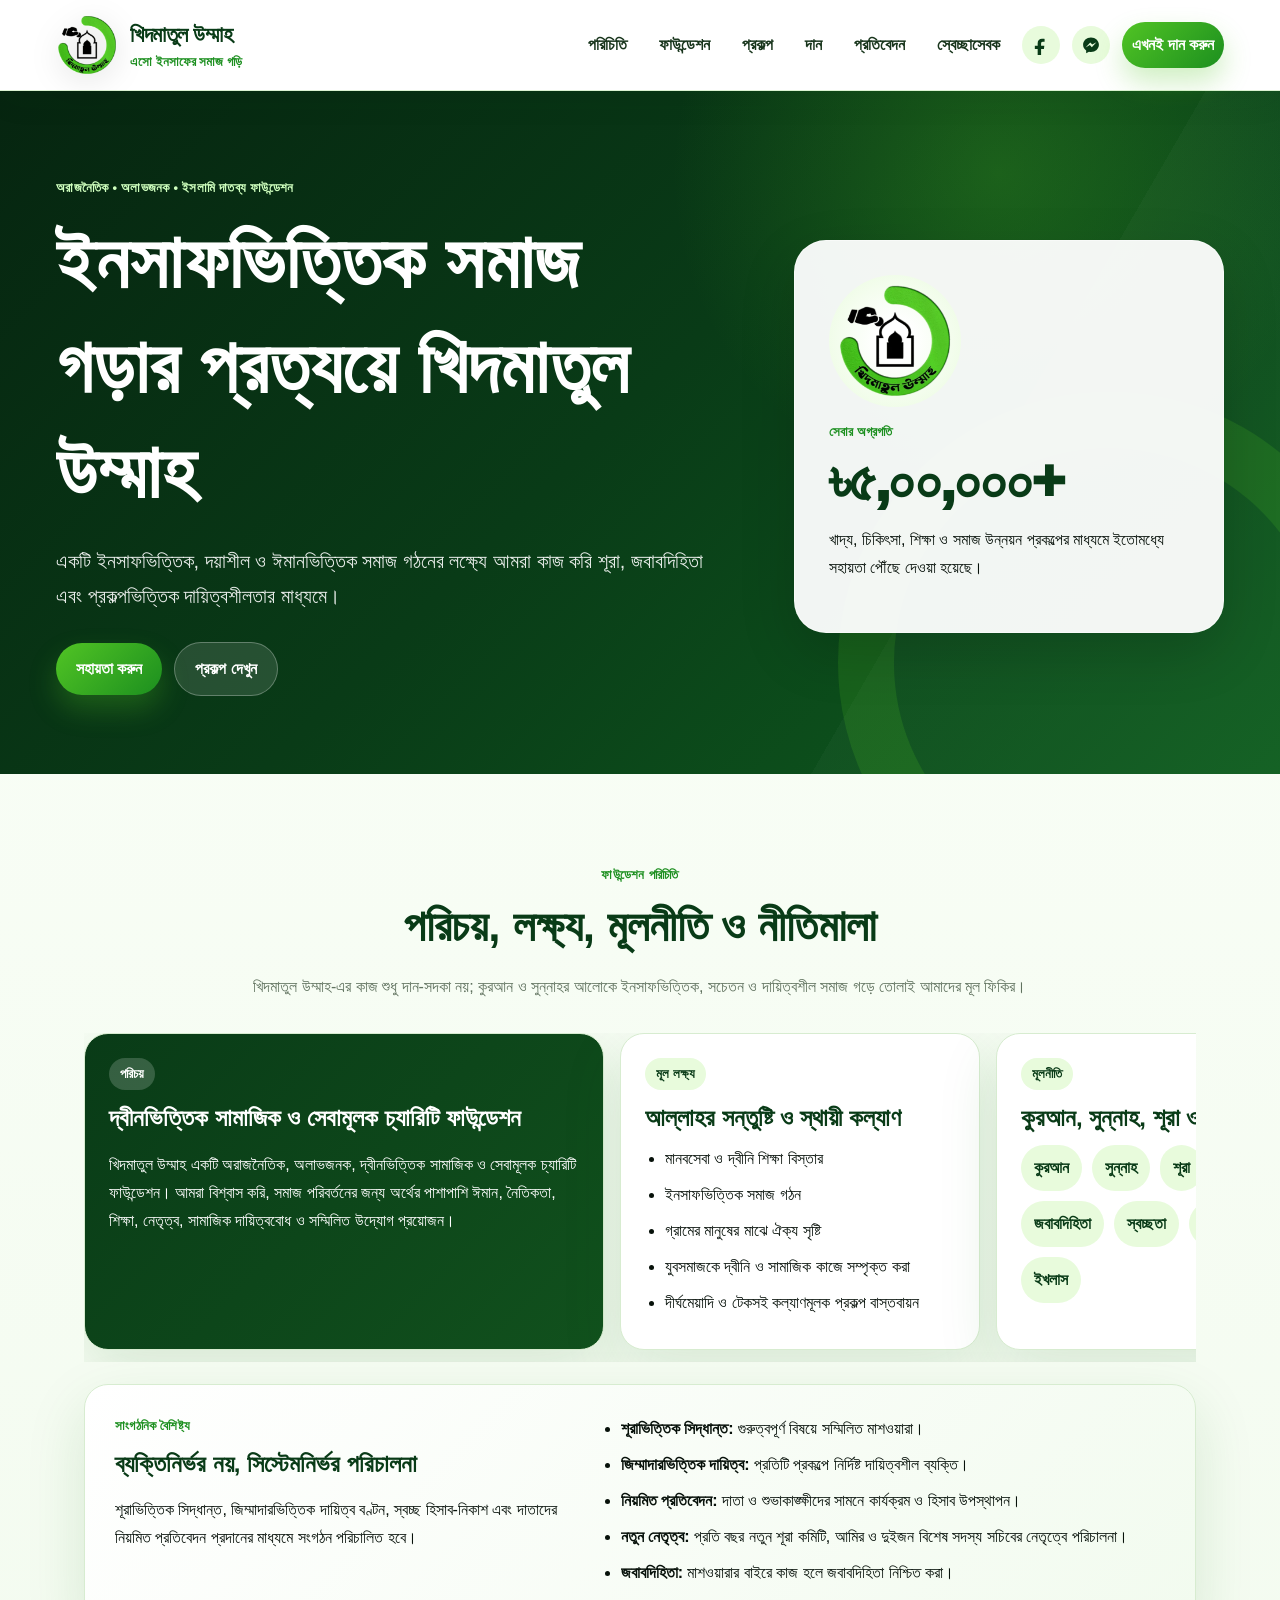
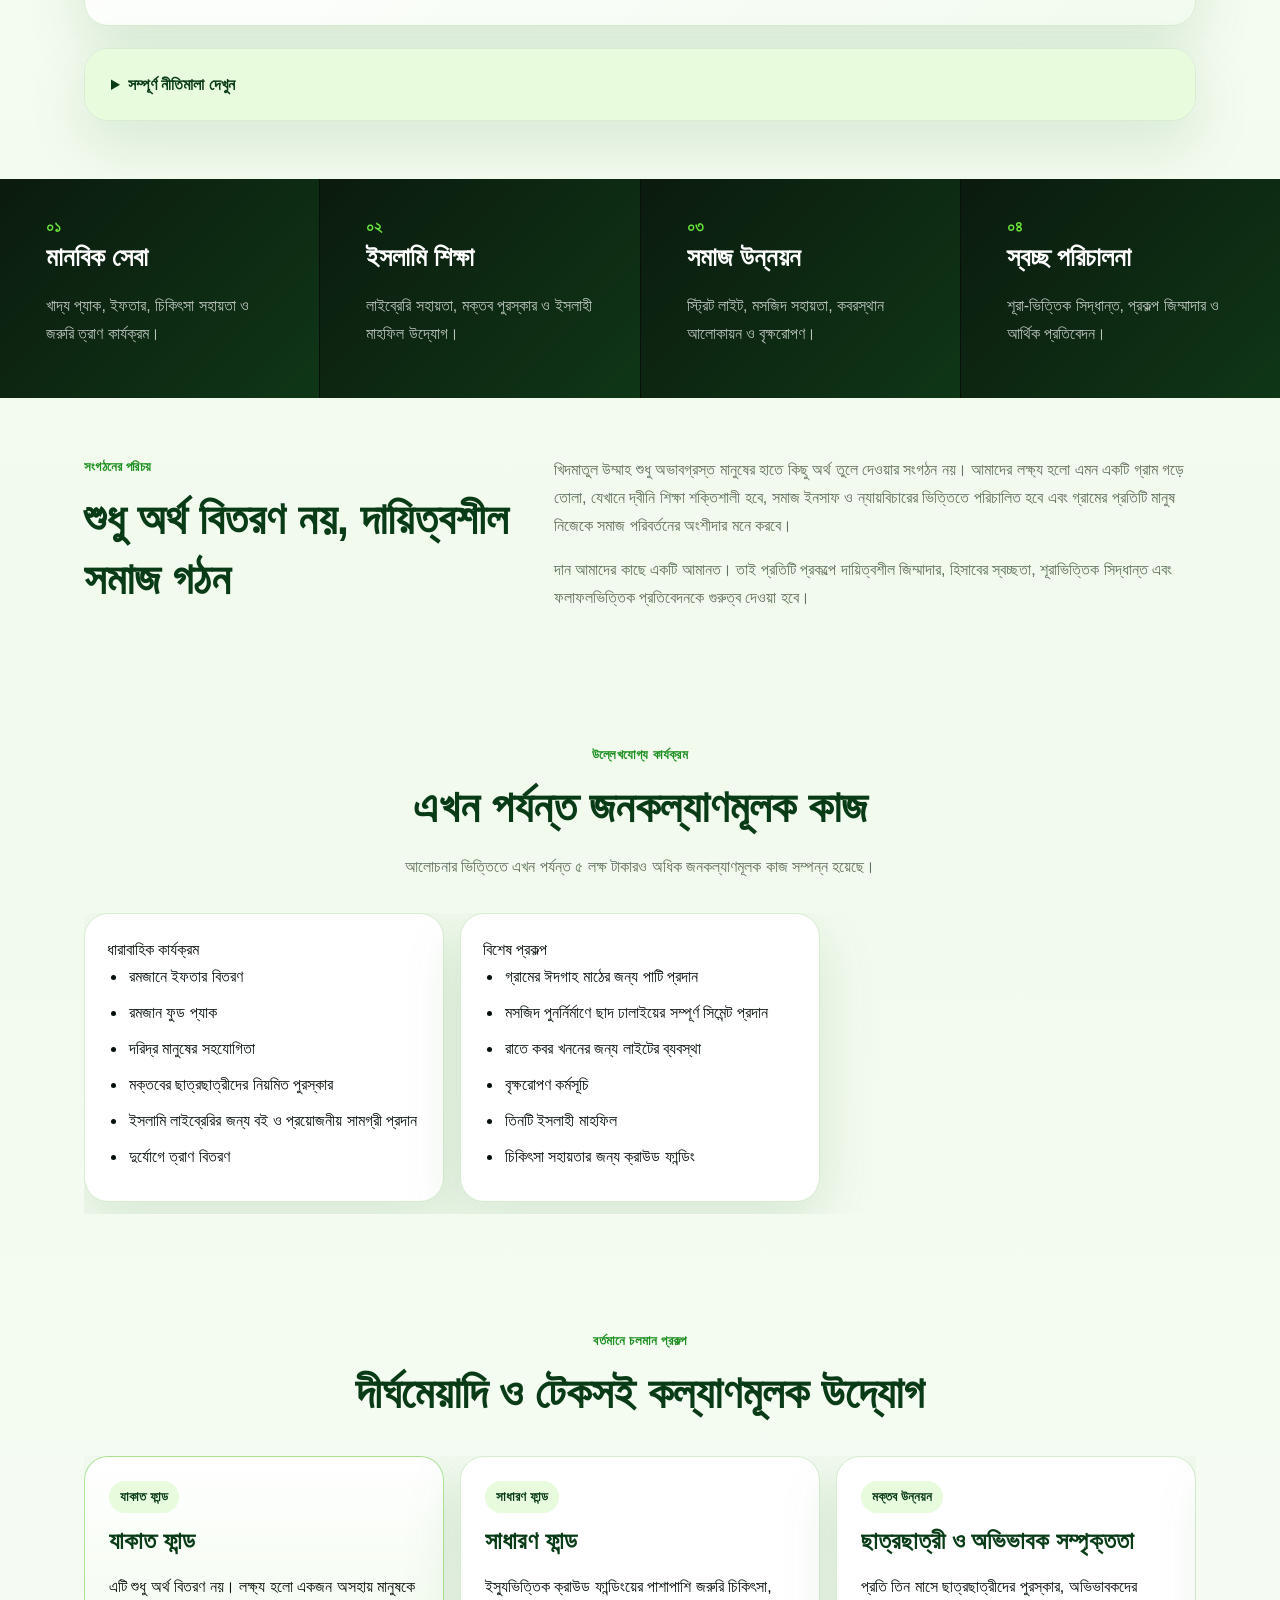
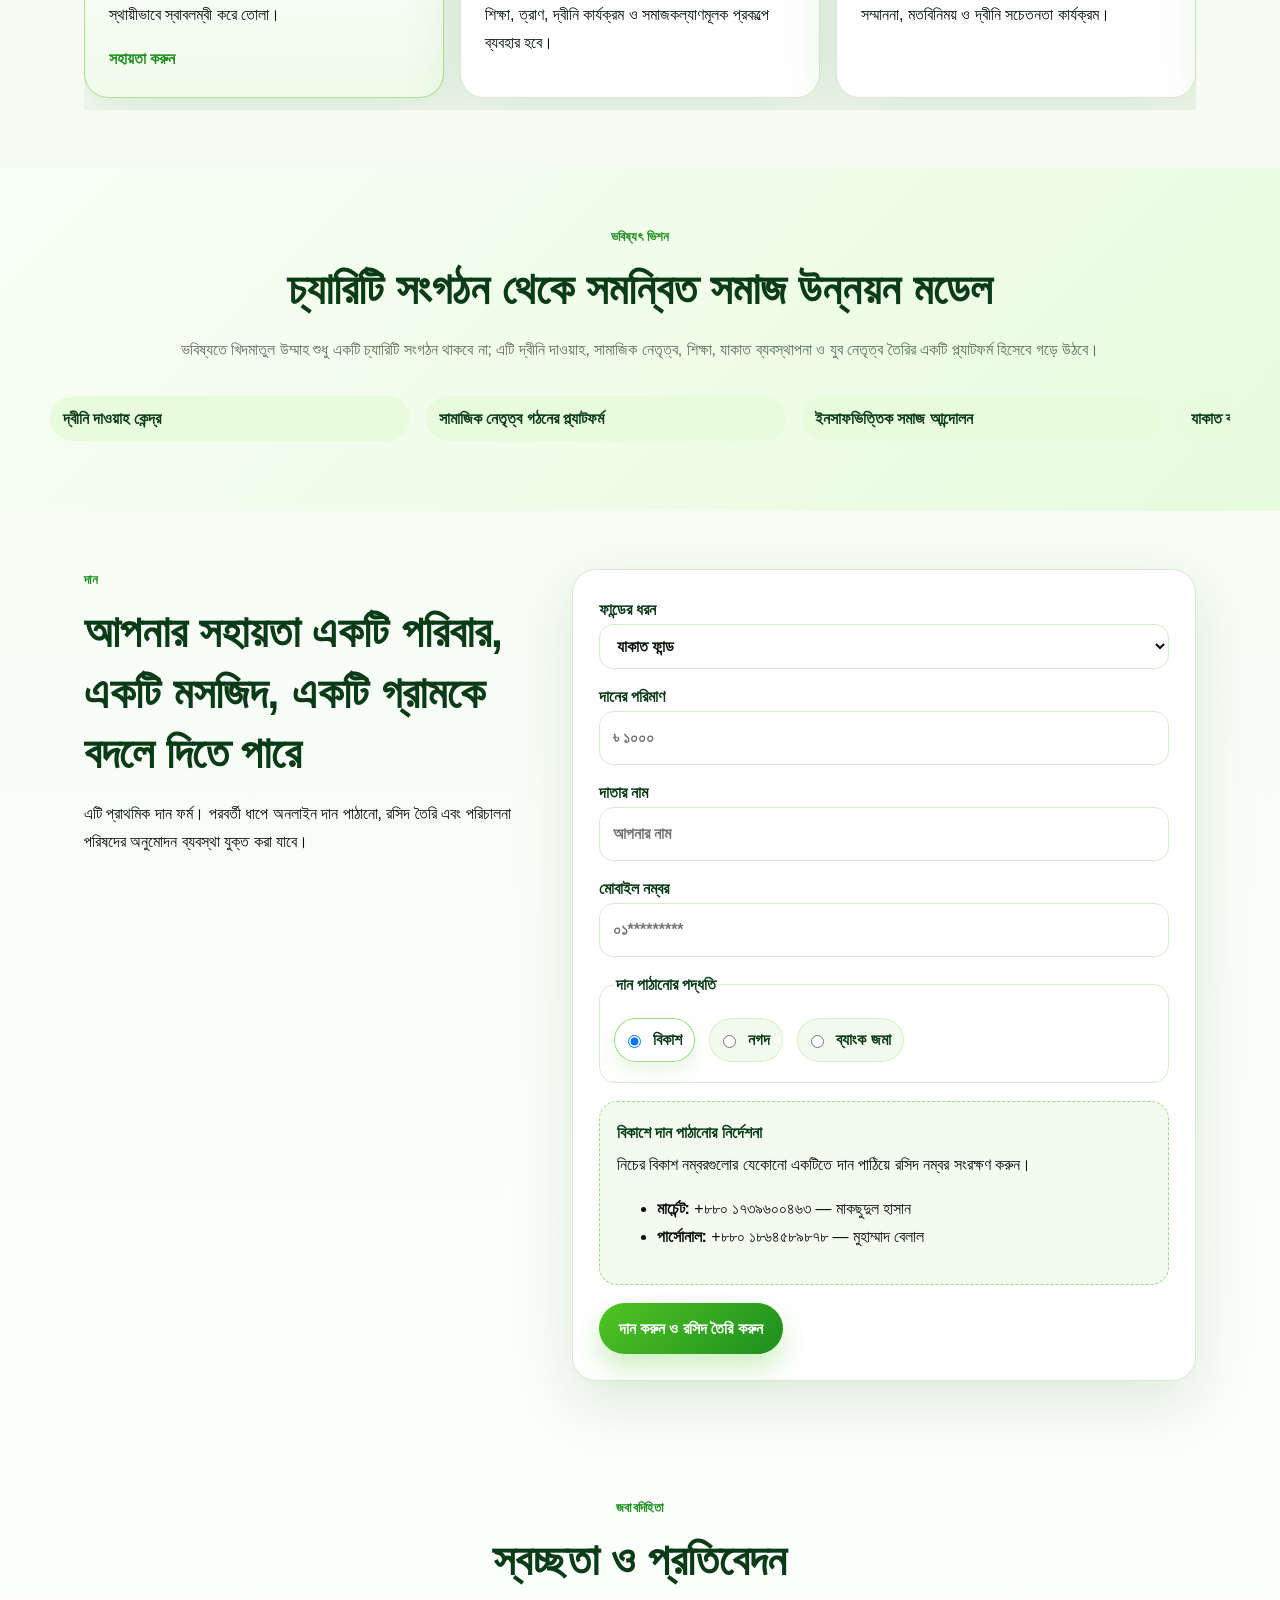
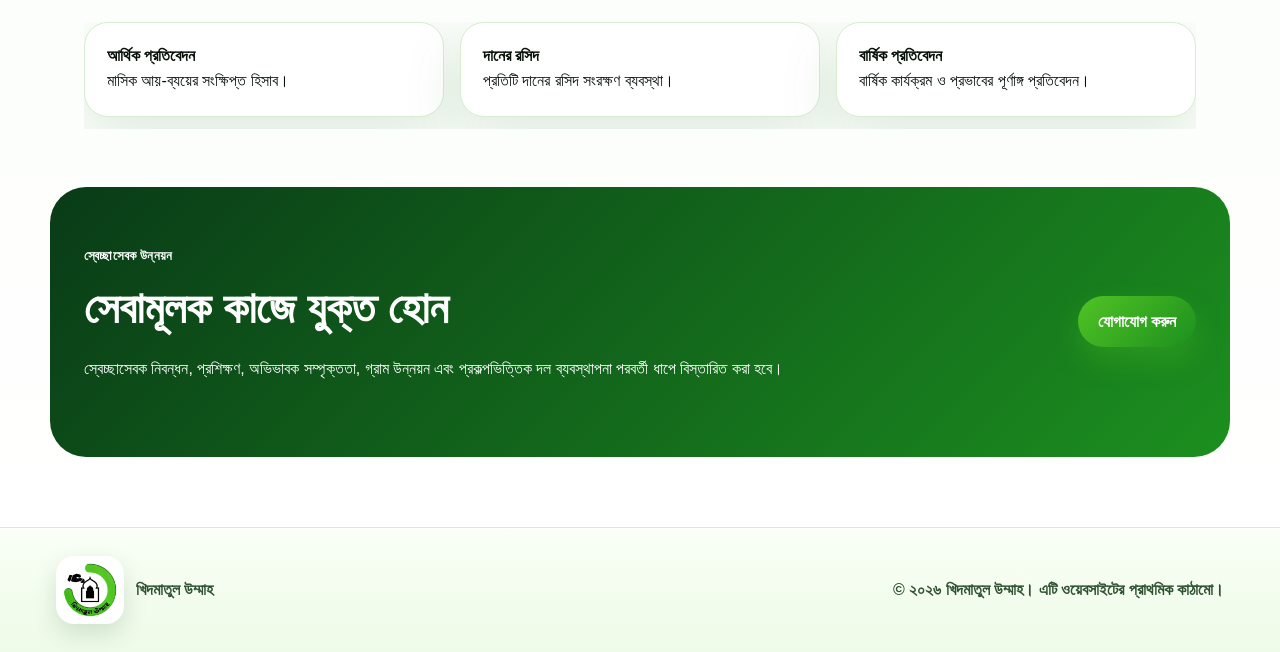
<file: original_index_received.html>
﻿<!doctype html>
<html lang="bn">
<head>
  <meta charset="utf-8">
  <meta name="viewport" content="width=device-width, initial-scale=1">
  <title>খিদমাতুল উম্মাহ | এসো ইনসাফের সমাজ গড়ি</title>
  <meta name="description" content="খিদমাতুল উম্মাহ একটি অরাজনৈতিক, অলাভজনক ইসলামি দাতব্য ফাউন্ডেশন।">
  <link rel="stylesheet" href="styles.css">
</head>
<body>
  <header class="site-header">
    <a class="brand" href="#home" aria-label="খিদমাতুল উম্মাহ হোম">
      <img src="assets/khidmatul-ummah-official-logo-transparent.png" alt="খিদমাতুল উম্মাহ অফিসিয়াল লোগো">
      <span>
        <strong>খিদমাতুল উম্মাহ</strong>
        <small>এসো ইনসাফের সমাজ গড়ি</small>
      </span>
    </a>
    <button class="menu-toggle" type="button" aria-expanded="false" aria-controls="site-nav">☰</button>
    <nav id="site-nav" class="site-nav" aria-label="প্রধান নেভিগেশন">
      <a href="#about">পরিচিতি</a>
      <a href="#foundation">ফাউন্ডেশন</a>
      <a href="#projects">প্রকল্প</a>
      <a href="#donate">দান</a>
      <a href="#reports">প্রতিবেদন</a>
      <a href="#volunteer">স্বেচ্ছাসেবক</a>
      <a class="social-link facebook" href="https://www.facebook.com/share/1BSDgkgpYw/" target="_blank" rel="noopener noreferrer" aria-label="ফেসবুক পেজ">
        <svg aria-hidden="true" viewBox="0 0 24 24"><path d="M14.2 8.1h2.1V4.8c-.4-.1-1.7-.2-3.1-.2-3.1 0-5.2 1.9-5.2 5.4v3H4.6v3.7H8v9.1h4.1v-9.1h3.4l.5-3.7h-3.9v-2.6c0-1.1.3-2.3 2.1-2.3Z"/></svg>
      </a>
      <a class="social-link messenger" href="https://m.me/j/AbZQ4gKHfIC8Ln7o/?send_source=gc%3Acopy_invite_link_t" target="_blank" rel="noopener noreferrer" aria-label="মেসেঞ্জার গ্রুপ">
        <svg aria-hidden="true" viewBox="0 0 24 24"><path d="M12 3C6.7 3 2.5 6.8 2.5 11.7c0 2.8 1.4 5.2 3.7 6.8V22l3.4-1.9c.8.2 1.6.3 2.4.3 5.3 0 9.5-3.8 9.5-8.7S17.3 3 12 3Zm1 11.6-2.4-2.5-5.1 2.8 5.6-6 2.4 2.5 5-2.8-5.5 6Z"/></svg>
      </a>
      <a class="nav-cta" href="#donate">এখনই দান করুন</a>
    </nav>
  </header>

  <main>
    <section id="home" class="hero">
      <div class="hero-bg" aria-hidden="true"></div>
      <div class="hero-content">
        <p class="eyebrow">অরাজনৈতিক • অলাভজনক • ইসলামি দাতব্য ফাউন্ডেশন</p>
        <h1>ইনসাফভিত্তিক সমাজ গড়ার প্রত্যয়ে খিদমাতুল উম্মাহ</h1>
        <p class="hero-copy">একটি ইনসাফভিত্তিক, দয়াশীল ও ঈমানভিত্তিক সমাজ গঠনের লক্ষ্যে আমরা কাজ করি শূরা, জবাবদিহিতা এবং প্রকল্পভিত্তিক দায়িত্বশীলতার মাধ্যমে।</p>
        <div class="hero-actions">
          <a class="btn primary" href="#donate">সহায়তা করুন</a>
          <a class="btn ghost" href="#projects">প্রকল্প দেখুন</a>
        </div>
      </div>
      <aside class="hero-panel" aria-label="প্রভাবের সংক্ষিপ্ত বিবরণ">
        <div class="hero-panel-logo">
          <img src="assets/khidmatul-ummah-official-logo-transparent.png" alt="">
        </div>
        <div>
          <small>সেবার অগ্রগতি</small>
        <span class="stat">৳৫,০০,০০০+</span>
          <p>খাদ্য, চিকিৎসা, শিক্ষা ও সমাজ উন্নয়ন প্রকল্পের মাধ্যমে ইতোমধ্যে সহায়তা পৌঁছে দেওয়া হয়েছে।</p>
        </div>
      </aside>
    </section>

    <section id="foundation" class="section foundation-section">
      <div class="section-heading foundation-heading">
        <p class="eyebrow">ফাউন্ডেশন পরিচিতি</p>
        <h2>পরিচয়, লক্ষ্য, মূলনীতি ও নীতিমালা</h2>
        <p>খিদমাতুল উম্মাহ-এর কাজ শুধু দান-সদকা নয়; কুরআন ও সুন্নাহর আলোকে ইনসাফভিত্তিক, সচেতন ও দায়িত্বশীল সমাজ গড়ে তোলাই আমাদের মূল ফিকির।</p>
      </div>

      <div class="foundation-grid">
        <article class="foundation-card lead-card">
          <span>পরিচয়</span>
          <h3>দ্বীনভিত্তিক সামাজিক ও সেবামূলক চ্যারিটি ফাউন্ডেশন</h3>
          <p>খিদমাতুল উম্মাহ একটি অরাজনৈতিক, অলাভজনক, দ্বীনভিত্তিক সামাজিক ও সেবামূলক চ্যারিটি ফাউন্ডেশন। আমরা বিশ্বাস করি, সমাজ পরিবর্তনের জন্য অর্থের পাশাপাশি ঈমান, নৈতিকতা, শিক্ষা, নেতৃত্ব, সামাজিক দায়িত্ববোধ ও সম্মিলিত উদ্যোগ প্রয়োজন।</p>
        </article>
        <article class="foundation-card">
          <span>মূল লক্ষ্য</span>
          <h3>আল্লাহর সন্তুষ্টি ও স্থায়ী কল্যাণ</h3>
          <ul class="compact-list">
            <li>মানবসেবা ও দ্বীনি শিক্ষা বিস্তার</li>
            <li>ইনসাফভিত্তিক সমাজ গঠন</li>
            <li>গ্রামের মানুষের মাঝে ঐক্য সৃষ্টি</li>
            <li>যুবসমাজকে দ্বীনি ও সামাজিক কাজে সম্পৃক্ত করা</li>
            <li>দীর্ঘমেয়াদি ও টেকসই কল্যাণমূলক প্রকল্প বাস্তবায়ন</li>
          </ul>
        </article>
        <article class="foundation-card">
          <span>মূলনীতি</span>
          <h3>কুরআন, সুন্নাহ, শূরা ও আমানতদারিতা</h3>
          <ul class="tag-list">
            <li>কুরআন</li>
            <li>সুন্নাহ</li>
            <li>শূরা</li>
            <li>আমানতদারিতা</li>
            <li>জবাবদিহিতা</li>
            <li>স্বচ্ছতা</li>
            <li>ইনসাফ</li>
            <li>ঐক্য</li>
            <li>ইখলাস</li>
          </ul>
        </article>
        <article class="foundation-card">
          <span>মূল দর্শন</span>
          <h3>সমাজ পরিবর্তনে সবাই অংশীদার</h3>
          <p>আমাদের লক্ষ্য এমন একটি গ্রাম গড়ে তোলা, যেখানে দ্বীনি শিক্ষা শক্তিশালী হবে, সমাজ ইনসাফ ও ন্যায়বিচারে পরিচালিত হবে, যুবকরা মানবসেবায় অগ্রণী ভূমিকা পালন করবে এবং দান হবে আমানতদারিতার সঙ্গে।</p>
        </article>
      </div>

      <div class="structure-panel">
        <div>
          <p class="eyebrow">সাংগঠনিক বৈশিষ্ট্য</p>
          <h3>ব্যক্তিনির্ভর নয়, সিস্টেমনির্ভর পরিচালনা</h3>
          <p>শূরাভিত্তিক সিদ্ধান্ত, জিম্মাদারভিত্তিক দায়িত্ব বণ্টন, স্বচ্ছ হিসাব-নিকাশ এবং দাতাদের নিয়মিত প্রতিবেদন প্রদানের মাধ্যমে সংগঠন পরিচালিত হবে।</p>
        </div>
        <ul class="principle-list">
          <li><strong>শূরাভিত্তিক সিদ্ধান্ত:</strong> গুরুত্বপূর্ণ বিষয়ে সম্মিলিত মাশওয়ারা।</li>
          <li><strong>জিম্মাদারভিত্তিক দায়িত্ব:</strong> প্রতিটি প্রকল্পে নির্দিষ্ট দায়িত্বশীল ব্যক্তি।</li>
          <li><strong>নিয়মিত প্রতিবেদন:</strong> দাতা ও শুভাকাঙ্ক্ষীদের সামনে কার্যক্রম ও হিসাব উপস্থাপন।</li>
          <li><strong>নতুন নেতৃত্ব:</strong> প্রতি বছর নতুন শূরা কমিটি, আমির ও দুইজন বিশেষ সদস্য সচিবের নেতৃত্বে পরিচালনা।</li>
          <li><strong>জবাবদিহিতা:</strong> মাশওয়ারার বাইরে কাজ হলে জবাবদিহিতা নিশ্চিত করা।</li>
        </ul>
      </div>

      <details class="policy-details">
        <summary>সম্পূর্ণ নীতিমালা দেখুন</summary>
        <div class="policy-document">
          <div class="policy-title-block">
            <p>بِسْمِ اللّٰهِ الرَّحْمٰنِ الرَّحِيْمِ</p>
            <h3>খিদমাতুল উম্মাহ সাংগঠনিক নীতিমালা ও পরিচালনা বিধি</h3>
          </div>

          <article>
            <h4>ভূমিকা</h4>
            <p>খিদমাতুল উম্মাহ একটি অরাজনৈতিক, অলাভজনক, দ্বীনভিত্তিক সামাজিক ও সেবামূলক সংগঠন। আল্লাহ তাআলার সন্তুষ্টি অর্জন, মানবকল্যাণ, দ্বীনি চেতনার বিকাশ, ইনসাফভিত্তিক সমাজ প্রতিষ্ঠা এবং অসহায় মানুষের পাশে দাঁড়ানোর লক্ষ্যকে সামনে রেখে এই সংগঠন পরিচালিত হবে।</p>
            <p>সংগঠনের সকল কার্যক্রম কুরআন, সুন্নাহ, ইজমা ও উম্মাহর গ্রহণযোগ্য ইসলামী আদর্শের আলোকে পরিচালিত হবে। পারস্পরিক পরামর্শ, আমানতদারিতা, জবাবদিহিতা, ভ্রাতৃত্ব, ঐক্য এবং ইনসাফ হবে সংগঠনের মূল ভিত্তি।</p>
          </article>

          <article>
            <h4>অধ্যায় ১: সাংগঠনিক কাঠামো</h4>
            <h5>ধারা ১: প্রতিষ্ঠাতা সদস্য</h5>
            <ol>
              <li>খিদমাতুল উম্মাহ-এর সকল ফাউন্ডিং মেম্বার বা প্রতিষ্ঠাতা সদস্য স্থায়ী শূরা সদস্য হিসেবে গণ্য হবেন।</li>
              <li>প্রতিষ্ঠাতা সদস্যগণ সংগঠনের আদর্শ, লক্ষ্য ও নীতিমালা সংরক্ষণ এবং ভবিষ্যৎ নেতৃত্ব গঠনে গুরুত্বপূর্ণ ভূমিকা পালন করবেন।</li>
            </ol>
            <h5>ধারা ২: শূরা কমিটি</h5>
            <ol>
              <li>শূরা কমিটি সংগঠনের সর্বোচ্চ নীতিনির্ধারণী পরিষদ হিসেবে বিবেচিত হবে।</li>
              <li>সংগঠনের ছোট-বড় সকল গুরুত্বপূর্ণ সিদ্ধান্ত শূরা কমিটির পরামর্শ ও ফায়সালার মাধ্যমে গৃহীত হবে।</li>
              <li>প্রয়োজন অনুযায়ী যোগ্য, দ্বীনদার, ফিকিরবান ও দায়িত্বশীল ব্যক্তিকে শূরা কমিটিতে অন্তর্ভুক্ত করা যেতে পারে।</li>
              <li>প্রতি বছর নির্ধারিত সময়ে শূরা কমিটি পুনর্গঠন করা হবে।</li>
              <li>পূর্ণাঙ্গ শূরা কমিটি ১০-২০ জন সদস্য নিয়ে গঠিত হবে।</li>
            </ol>
            <h5>ধারা ৩: আমির ও বিশেষ সদস্য</h5>
            <ol>
              <li>প্রতি বছর শূরা কমিটির মাধ্যমে একজন আমির বা কেন্দ্রীয় জিম্মাদার নির্বাচন করা হবে।</li>
              <li>আমিরের সহযোগিতার জন্য দুইজন বিশেষ সদস্য বা সচিব নির্বাচিত করা হবে।</li>
              <li>বাকি সদস্যগণ শূরা সদস্য হিসেবে দায়িত্ব পালন করবেন।</li>
              <li>আমির সংগঠনের সার্বিক তত্ত্বাবধান, সমন্বয় ও পরিচালনার দায়িত্ব পালন করবেন।</li>
            </ol>
            <h5>ধারা ৪: সাধারণ সদস্য</h5>
            <ol>
              <li>চালা গ্রামের সকল বাসিন্দা এবং খিদমাতুল উম্মাহ-এর সকল দাতা ও শুভাকাঙ্ক্ষী সংগঠনের সাধারণ সদস্য হিসেবে বিবেচিত হবেন।</li>
              <li>সাধারণ সদস্যগণ সংগঠনের কার্যক্রমে অংশগ্রহণ, পরামর্শ প্রদান, স্বেচ্ছাসেবামূলক কাজে সহযোগিতা এবং গঠনমূলক মতামত প্রদানের অধিকার রাখবেন।</li>
              <li>সাধারণ সদস্যগণ শূরা কমিটির সদস্য না হলেও সংগঠনের কল্যাণমূলক কার্যক্রমে সহযোগী ও অংশীদার হিসেবে বিবেচিত হবেন।</li>
              <li>সংগঠনের মতবিনিময় সভা, উন্মুক্ত আলোচনা ও পরামর্শমূলক কার্যক্রমে সাধারণ সদস্যদের মতামত গুরুত্বের সাথে বিবেচনা করা হবে।</li>
              <li>সাধারণ সদস্যদের মধ্য থেকে যোগ্যতা, আমানতদারিতা, দ্বীনদারিতা, সক্রিয়তা ও সাংগঠনিক প্রয়োজনের ভিত্তিতে শূরা কমিটি বা বিভিন্ন দায়িত্বে অন্তর্ভুক্ত করা যেতে পারে।</li>
            </ol>
            <h5>ধারা ৫: দাতা ও শুভাকাঙ্ক্ষীদের অধিকার</h5>
            <ol>
              <li>সংগঠনের দাতা ও শুভাকাঙ্ক্ষীগণ নির্ধারিত সময়ে সংগঠনের কার্যক্রম ও আর্থিক প্রতিবেদন জানার অধিকার রাখবেন।</li>
              <li>স্বচ্ছতা ও জবাবদিহিতা নিশ্চিত করার লক্ষ্যে গুরুত্বপূর্ণ প্রকল্পসমূহের অগ্রগতি সাধারণ সদস্য ও দাতাদের সামনে উপস্থাপন করা হবে।</li>
              <li>দাতাগণের পরামর্শ ও গঠনমূলক সমালোচনা শূরা কমিটি গুরুত্বের সাথে বিবেচনা করবে।</li>
            </ol>
          </article>

          <article>
            <h4>অধ্যায় ২: সিদ্ধান্ত গ্রহণ পদ্ধতি</h4>
            <h5>ধারা ৬: মাশওয়ারা</h5>
            <ol>
              <li>সংগঠনের সকল গুরুত্বপূর্ণ বিষয়ে মাশওয়ারার মাধ্যমে সিদ্ধান্ত গ্রহণ করা হবে।</li>
              <li>কোনো শূরা সদস্য বা সাধারণ সদস্য এককভাবে সংগঠনের পক্ষে সিদ্ধান্ত গ্রহণ করতে পারবেন না।</li>
              <li>মাশওয়ারা ও অনুমোদন ছাড়া গৃহীত যে কোনো সিদ্ধান্ত সংগঠনের দৃষ্টিতে বাতিল বলে গণ্য হবে।</li>
              <li>ফায়সালা গ্রহণের ক্ষেত্রে শূরা সদস্যদের কমপক্ষে ৭০%-৮০% সদস্যের মতামত গ্রহণের চেষ্টা করতে হবে।</li>
              <li>উপস্থিত সদস্যদের সংখ্যাগরিষ্ঠ মতামতের ভিত্তিতে সিদ্ধান্ত গ্রহণ করা হবে।</li>
            </ol>
            <h5>ধারা ৭: জিম্মাদার নিয়োগ</h5>
            <ol>
              <li>প্রত্যেক গুরুত্বপূর্ণ কাজ, প্রকল্প বা কার্যক্রমের জন্য একজন দায়িত্বশীল জিম্মাদার নিয়োগ করা উত্তম।</li>
              <li>জিম্মাদার সংশ্লিষ্ট কাজের তত্ত্বাবধান, বাস্তবায়ন ও সমন্বয়ের দায়িত্ব পালন করবেন।</li>
              <li>জিম্মাদার প্রয়োজন অনুযায়ী সহকারী বা উপ-দায়িত্বশীল নিয়োগের প্রস্তাব দিতে পারবেন।</li>
            </ol>
          </article>

          <article>
            <h4>অধ্যায় ৩: জিম্মাদারের দায়িত্ব ও ক্ষমতা</h4>
            <h5>ধারা ৮</h5>
            <ol>
              <li>কোনো কাজ, প্রকল্প বা বিষয়ে তাকাজা আসলে তা সংশ্লিষ্ট জিম্মাদারের নিকট প্রেরণ করতে হবে।</li>
              <li>জিম্মাদার প্রয়োজন মনে করলে শূরা কমিটির সাথে পরামর্শ করবেন।</li>
              <li>জরুরি পরিস্থিতিতে জিম্মাদার প্রাথমিক সিদ্ধান্ত গ্রহণ করতে পারবেন; তবে পরবর্তীতে শূরাকে অবহিত করবেন।</li>
              <li>জিম্মাদারের বৈধ ও শরিয়তসম্মত সিদ্ধান্ত সংগঠনের সকল সদস্য মেনে চলতে বাধ্য থাকবেন।</li>
            </ol>
            <h5>ধারা ৯: বিশেষ জিম্মাদার</h5>
            <ol>
              <li>সংগঠনের আমির প্রয়োজন অনুযায়ী বিভিন্ন প্রকল্প, বিভাগ বা কার্যক্রমের জন্য পৃথক জিম্মাদার নিয়োগ করতে পারবেন।</li>
            </ol>
            <ul>
              <li>যাকাত ফান্ড</li>
              <li>রমজান প্রকল্প</li>
              <li>ত্রাণ কার্যক্রম</li>
              <li>শিক্ষা ও লাইব্রেরি</li>
              <li>মসজিদ-মাদ্রাসা উন্নয়ন</li>
              <li>মিডিয়া ও প্রচার বিভাগ</li>
              <li>অর্থ ও হিসাব বিভাগ</li>
              <li>যুব ও স্বেচ্ছাসেবক বিভাগ</li>
            </ul>
          </article>

          <article>
            <h4>অধ্যায় ৪: ঘোষণা ও যোগাযোগ</h4>
            <h5>ধারা ১০</h5>
            <ol>
              <li>সংগঠনের পক্ষ থেকে কোনো আনুষ্ঠানিক ঘোষণা, বিবৃতি বা সিদ্ধান্ত প্রকাশের ক্ষমতা শুধুমাত্র আমির বা তার অনুমোদিত প্রতিনিধির থাকবে।</li>
              <li>অনুমতি ব্যতীত কোনো সদস্য সংগঠনের নামে ঘোষণা, প্রচারণা বা প্রতিশ্রুতি দিতে পারবেন না।</li>
            </ol>
          </article>

          <article>
            <h4>অধ্যায় ৫: শৃঙ্খলা ও সদস্যপদ</h4>
            <h5>ধারা ১১</h5>
            <ol>
              <li>শূরা কমিটির সিদ্ধান্ত অবমাননা, বিভ্রান্তি সৃষ্টি বা সাংগঠনিক শৃঙ্খলা ভঙ্গ করা গুরুতর অপরাধ হিসেবে বিবেচিত হবে।</li>
              <li>ফায়সালা হয়ে যাওয়ার পর ভিন্নমত থাকলে তা যথাযথ ফোরামে উপস্থাপন করা যাবে; তবে জনসম্মুখে সংগঠনের সিদ্ধান্তের বিরুদ্ধে প্রচারণা চালানো যাবে না।</li>
            </ol>
            <h5>ধারা ১২: কারণ দর্শানোর নোটিশ</h5>
            <ol>
              <li>মাশওয়ারার বাইরে সাংগঠনিক কাজ পরিচালনা করা, অনুমতি ছাড়া সিদ্ধান্ত বাস্তবায়ন করা বা নীতিমালা লঙ্ঘন করলে সংশ্লিষ্ট সদস্যকে কারণ দর্শানোর নোটিশ প্রদান করা হবে।</li>
              <li>ব্যাখ্যা সন্তোষজনক না হলে শূরা কমিটি প্রয়োজনীয় ব্যবস্থা গ্রহণ করবে।</li>
              <li>একই ধরনের অপরাধ বারবার সংঘটিত হলে শূরা সদস্যপদ স্থগিত বা বাতিল করা যেতে পারে।</li>
            </ol>
            <h5>ধারা ১৩</h5>
            <ol>
              <li>ধারাবাহিকভাবে শূরা বৈঠক ও পরামর্শ কার্যক্রমে অংশগ্রহণ না করলে সংশ্লিষ্ট সদস্যের শূরা সদস্যপদ পুনর্বিবেচনা করা হবে।</li>
              <li>যুক্তিসঙ্গত কারণ ছাড়া দীর্ঘ সময় অনুপস্থিত থাকলে শূরা কমিটির সিদ্ধান্তক্রমে সদস্যপদ বাতিল করা যেতে পারে।</li>
              <li>শূন্য পদে যোগ্য, দ্বীনদার, আমানতদার ও ফিকিরবান ব্যক্তিকে অন্তর্ভুক্ত করা যাবে।</li>
            </ol>
          </article>

          <article>
            <h4>অধ্যায় ৬: অর্থ ও আমানত</h4>
            <h5>ধারা ১৪</h5>
            <ol>
              <li>সংগঠনের সকল অর্থ আল্লাহর আমানত হিসেবে বিবেচিত হবে।</li>
              <li>সংগৃহীত অর্থ নির্ধারিত খাত ছাড়া অন্য কোনো খাতে ব্যয় করা যাবে না।</li>
              <li>যাকাত, সদকা, ফিতরা, সাধারণ দান ও বিশেষ প্রকল্পের অর্থ পৃথক হিসাবের মাধ্যমে পরিচালনা করা উত্তম।</li>
              <li>সকল আয়-ব্যয়ের লিখিত হিসাব সংরক্ষণ করতে হবে।</li>
              <li>নির্দিষ্ট সময় পরপর দাতা ও সদস্যদের নিকট আর্থিক প্রতিবেদন উপস্থাপন করতে হবে।</li>
            </ol>
            <h5>ধারা ১৫: যাকাত ফান্ড</h5>
            <ol>
              <li>যাকাত ফান্ড শরিয়তের নির্ধারিত খাতে ব্যয় করা হবে।</li>
              <li>যাকাতের অর্থ একত্রিত করে দীর্ঘমেয়াদি কল্যাণমূলক ও স্বাবলম্বী প্রকল্প বাস্তবায়নের চেষ্টা করা হবে।</li>
              <li>সংগঠনের লক্ষ্য থাকবে প্রতিবছর অন্তত একজন বা একাধিক উপযুক্ত ব্যক্তিকে স্বাবলম্বী হওয়ার সুযোগ সৃষ্টি করা।</li>
              <li>যাকাত ফান্ডের হিসাব পৃথকভাবে সংরক্ষণ ও প্রকাশ করা হবে।</li>
            </ol>
          </article>

          <article>
            <h4>অধ্যায় ৭: আদর্শ ও মূল্যবোধ</h4>
            <h5>ধারা ১৬</h5>
            <p>খিদমাতুল উম্মাহ-এর প্রতিটি সদস্য নিম্নোক্ত আদর্শ অনুসরণ করবে—</p>
            <ul>
              <li>ইখলাস: আল্লাহর সন্তুষ্টির জন্য কাজ করা</li>
              <li>তাকওয়া</li>
              <li>আমানতদারিতা</li>
              <li>শূরাভিত্তিক সিদ্ধান্ত গ্রহণ</li>
              <li>ঐক্য ও ভ্রাতৃত্ব</li>
              <li>ইনসাফ ও ন্যায়বিচার</li>
              <li>স্বচ্ছতা ও জবাবদিহিতা</li>
              <li>বিনয় ও পারস্পরিক সম্মান</li>
              <li>মানবসেবা ও দ্বীনি দায়িত্ববোধ</li>
            </ul>
            <h5>ধারা ১৭: সামাজিক আদর্শ</h5>
            <p>খিদমাতুল উম্মাহ এমন একটি সমাজ প্রতিষ্ঠায় কাজ করবে যেখানে—</p>
            <ul>
              <li>দুর্নীতি ও চাঁদাবাজির কোনো স্থান থাকবে না।</li>
              <li>যোগ্য, সৎ ও আমানতদার নেতৃত্ব প্রতিষ্ঠিত হবে।</li>
              <li>অন্যায়ের প্রতিবাদ ও মজলুমের পক্ষে অবস্থান নেওয়া সামাজিক দায়িত্ব হিসেবে বিবেচিত হবে।</li>
              <li>ইনসাফ, ন্যায়বিচার ও মানবিক মর্যাদা রক্ষায় সচেতনতা সৃষ্টি করা হবে।</li>
              <li>ভালো মানুষদের ভালো কাজে সম্পৃক্ত করার পরিবেশ গড়ে তোলা হবে।</li>
              <li>যুবসমাজকে দ্বীন ও সমাজসেবামূলক কাজে সম্পৃক্ত করা হবে।</li>
            </ul>
          </article>

          <article>
            <h4>অধ্যায় ৮: নীতিমালা সংশোধন</h4>
            <h5>ধারা ১৮</h5>
            <ol>
              <li>প্রয়োজনবোধে শূরা কমিটি এই নীতিমালার কোনো ধারা সংশোধন, সংযোজন বা বিয়োজন করতে পারবে।</li>
              <li>গুরুত্বপূর্ণ সংশোধনের ক্ষেত্রে শূরা সদস্যদের সংখ্যাগরিষ্ঠ মতামত গ্রহণ করতে হবে।</li>
              <li>কোনো সংশোধনী কুরআন, সুন্নাহ এবং সংগঠনের মৌলিক উদ্দেশ্যের পরিপন্থী হতে পারবে না।</li>
            </ol>
          </article>

          <article class="policy-closing">
            <h4>সমাপনী ঘোষণা</h4>
            <p>খিদমাতুল উম্মাহ বিশ্বাস করে যে, পারস্পরিক শূরা, আমানতদারিতা, ইনসাফ ও দ্বীনি মূল্যবোধের ভিত্তিতে পরিচালিত একটি সংগঠনই সমাজে স্থায়ী কল্যাণ বয়ে আনতে পারে।</p>
            <strong>আমাদের অঙ্গীকার: “এসো ইনসাফের সমাজ গড়ি”</strong>
            <p>আল্লাহ তাআলা আমাদের সকল কাজকে কবুল করুন, ইখলাস দান করুন এবং এই সংগঠনকে উম্মাহর কল্যাণের মাধ্যম বানিয়ে দিন। আমীন।</p>
          </article>
        </div>
      </details>
    </section>

    <section class="impact-strip" aria-label="প্রধান সেবার ক্ষেত্র">
      <article>
        <span>০১</span>
        <h2>মানবিক সেবা</h2>
        <p>খাদ্য প্যাক, ইফতার, চিকিৎসা সহায়তা ও জরুরি ত্রাণ কার্যক্রম।</p>
      </article>
      <article>
        <span>০২</span>
        <h2>ইসলামি শিক্ষা</h2>
        <p>লাইব্রেরি সহায়তা, মক্তব পুরস্কার ও ইসলাহী মাহফিল উদ্যোগ।</p>
      </article>
      <article>
        <span>০৩</span>
        <h2>সমাজ উন্নয়ন</h2>
        <p>স্ট্রিট লাইট, মসজিদ সহায়তা, কবরস্থান আলোকায়ন ও বৃক্ষরোপণ।</p>
      </article>
      <article>
        <span>০৪</span>
        <h2>স্বচ্ছ পরিচালনা</h2>
        <p>শূরা-ভিত্তিক সিদ্ধান্ত, প্রকল্প জিম্মাদার ও আর্থিক প্রতিবেদন।</p>
      </article>
    </section>

    <section id="about" class="section two-col">
      <div>
        <p class="eyebrow">সংগঠনের পরিচয়</p>
        <h2>শুধু অর্থ বিতরণ নয়, দায়িত্বশীল সমাজ গঠন</h2>
      </div>
      <div class="body-copy">
        <p>খিদমাতুল উম্মাহ শুধু অভাবগ্রস্ত মানুষের হাতে কিছু অর্থ তুলে দেওয়ার সংগঠন নয়। আমাদের লক্ষ্য হলো এমন একটি গ্রাম গড়ে তোলা, যেখানে দ্বীনি শিক্ষা শক্তিশালী হবে, সমাজ ইনসাফ ও ন্যায়বিচারের ভিত্তিতে পরিচালিত হবে এবং গ্রামের প্রতিটি মানুষ নিজেকে সমাজ পরিবর্তনের অংশীদার মনে করবে।</p>
        <p>দান আমাদের কাছে একটি আমানত। তাই প্রতিটি প্রকল্পে দায়িত্বশীল জিম্মাদার, হিসাবের স্বচ্ছতা, শূরাভিত্তিক সিদ্ধান্ত এবং ফলাফলভিত্তিক প্রতিবেদনকে গুরুত্ব দেওয়া হবে।</p>
      </div>
    </section>

    <section class="section activity-section">
      <div class="section-heading">
        <p class="eyebrow">উল্লেখযোগ্য কার্যক্রম</p>
        <h2>এখন পর্যন্ত জনকল্যাণমূলক কাজ</h2>
        <p>আলোচনার ভিত্তিতে এখন পর্যন্ত ৫ লক্ষ টাকারও অধিক জনকল্যাণমূলক কাজ সম্পন্ন হয়েছে।</p>
      </div>
      <div class="activity-grid">
        <article>
          <span>ধারাবাহিক কার্যক্রম</span>
          <ul class="check-list">
            <li>রমজানে ইফতার বিতরণ</li>
            <li>রমজান ফুড প্যাক</li>
            <li>দরিদ্র মানুষের সহযোগিতা</li>
            <li>মক্তবের ছাত্রছাত্রীদের নিয়মিত পুরস্কার</li>
            <li>ইসলামি লাইব্রেরির জন্য বই ও প্রয়োজনীয় সামগ্রী প্রদান</li>
            <li>দুর্যোগে ত্রাণ বিতরণ</li>
          </ul>
        </article>
        <article>
          <span>বিশেষ প্রকল্প</span>
          <ul class="check-list">
            <li>গ্রামের ঈদগাহ মাঠের জন্য পাটি প্রদান</li>
            <li>মসজিদ পুনর্নির্মাণে ছাদ ঢালাইয়ের সম্পূর্ণ সিমেন্ট প্রদান</li>
            <li>রাতে কবর খননের জন্য লাইটের ব্যবস্থা</li>
            <li>বৃক্ষরোপণ কর্মসূচি</li>
            <li>তিনটি ইসলাহী মাহফিল</li>
            <li>চিকিৎসা সহায়তার জন্য ক্রাউড ফান্ডিং</li>
          </ul>
        </article>
      </div>
    </section>

    <section id="projects" class="section">
      <div class="section-heading">
        <p class="eyebrow">বর্তমানে চলমান প্রকল্প</p>
        <h2>দীর্ঘমেয়াদি ও টেকসই কল্যাণমূলক উদ্যোগ</h2>
      </div>
      <div class="project-grid">
        <article class="project-card featured">
          <span>যাকাত ফান্ড</span>
          <h3>যাকাত ফান্ড</h3>
          <p>এটি শুধু অর্থ বিতরণ নয়। লক্ষ্য হলো একজন অসহায় মানুষকে স্থায়ীভাবে স্বাবলম্বী করে তোলা।</p>
          <a href="#donate">সহায়তা করুন</a>
        </article>
        <article class="project-card">
          <span>সাধারণ ফান্ড</span>
          <h3>সাধারণ ফান্ড</h3>
          <p>ইস্যুভিত্তিক ক্রাউড ফান্ডিংয়ের পাশাপাশি জরুরি চিকিৎসা, শিক্ষা, ত্রাণ, দ্বীনি কার্যক্রম ও সমাজকল্যাণমূলক প্রকল্পে ব্যবহার হবে।</p>
        </article>
        <article class="project-card">
          <span>মক্তব উন্নয়ন</span>
          <h3>ছাত্রছাত্রী ও অভিভাবক সম্পৃক্ততা</h3>
          <p>প্রতি তিন মাসে ছাত্রছাত্রীদের পুরস্কার, অভিভাবকদের সম্মাননা, মতবিনিময় ও দ্বীনি সচেতনতা কার্যক্রম।</p>
        </article>
        <article class="project-card">
          <span>বৃক্ষ উপহার</span>
          <h3>বৃক্ষ উপহার</h3>
          <p>প্রত্যেক শিক্ষার্থীকে একটি করে চারা দেওয়া হবে। পরবর্তী বছর গাছটি জীবিত ও বড় হওয়ার প্রমাণ দেখাতে পারলে পুরস্কার দেওয়া হবে।</p>
        </article>
        <article class="project-card">
          <span>আলোকিত গ্রাম</span>
          <h3>নিরাপদ ও আলোকিত পরিবেশ</h3>
          <p>গ্রামের রাস্তায় স্ট্রিট লাইট স্থাপন করে নিরাপদ ও আলোকিত পরিবেশ গড়ে তোলার উদ্যোগ।</p>
        </article>
      </div>
    </section>

    <section class="section future-section">
      <div class="section-heading">
        <p class="eyebrow">ভবিষ্যৎ ভিশন</p>
        <h2>চ্যারিটি সংগঠন থেকে সমন্বিত সমাজ উন্নয়ন মডেল</h2>
        <p>ভবিষ্যতে খিদমাতুল উম্মাহ শুধু একটি চ্যারিটি সংগঠন থাকবে না; এটি দ্বীনি দাওয়াহ, সামাজিক নেতৃত্ব, শিক্ষা, যাকাত ব্যবস্থাপনা ও যুব নেতৃত্ব তৈরির একটি প্ল্যাটফর্ম হিসেবে গড়ে উঠবে।</p>
      </div>
      <div class="vision-grid">
        <span>দ্বীনি দাওয়াহ কেন্দ্র</span>
        <span>সামাজিক নেতৃত্ব গঠনের প্ল্যাটফর্ম</span>
        <span>ইনসাফভিত্তিক সমাজ আন্দোলন</span>
        <span>যাকাত ব্যবস্থাপনা কেন্দ্র</span>
        <span>শিক্ষা উন্নয়ন কেন্দ্র</span>
        <span>যুব নেতৃত্ব তৈরির প্রতিষ্ঠান</span>
        <span>গ্রামের সমন্বিত উন্নয়ন মডেল</span>
      </div>
    </section>

    <section id="donate" class="section donation-section">
      <div class="donation-copy">
        <p class="eyebrow">দান</p>
        <h2>আপনার সহায়তা একটি পরিবার, একটি মসজিদ, একটি গ্রামকে বদলে দিতে পারে</h2>
        <p>এটি প্রাথমিক দান ফর্ম। পরবর্তী ধাপে অনলাইন দান পাঠানো, রসিদ তৈরি এবং পরিচালনা পরিষদের অনুমোদন ব্যবস্থা যুক্ত করা যাবে।</p>
      </div>
      <form class="donation-card" id="donation-form">
        <label>
          ফান্ডের ধরন
          <select id="fund-type" required>
            <option value="যাকাত ফান্ড">যাকাত ফান্ড</option>
            <option value="সাধারণ ফান্ড">সাধারণ ফান্ড</option>
            <option value="নফল দান/সদকা">নফল দান/সদকা</option>
          </select>
        </label>
        <label>
          দানের পরিমাণ
          <input id="donation-amount" type="number" min="1" placeholder="৳ ১০০০" required>
        </label>
        <label>
          দাতার নাম
          <input id="donor-name" type="text" placeholder="আপনার নাম" required>
        </label>
        <label>
          মোবাইল নম্বর
          <input id="donor-mobile" type="tel" inputmode="tel" placeholder="০১*********" required>
        </label>

        <fieldset class="payment-methods">
          <legend>দান পাঠানোর পদ্ধতি</legend>
          <label class="payment-option">
            <input type="radio" name="payment-method" value="বিকাশ" checked>
            <span>বিকাশ</span>
          </label>
          <label class="payment-option">
            <input type="radio" name="payment-method" value="নগদ">
            <span>নগদ</span>
          </label>
          <label class="payment-option">
            <input type="radio" name="payment-method" value="ব্যাংক জমা">
            <span>ব্যাংক জমা</span>
          </label>
        </fieldset>

        <div class="payment-instructions" id="payment-instructions">
          <strong>বিকাশে দান পাঠানোর নির্দেশনা</strong>
          <span>নিচের বিকাশ নম্বরগুলোর যেকোনো একটিতে দান পাঠিয়ে রসিদ নম্বর সংরক্ষণ করুন।</span>
          <ul>
            <li><b>মার্চেন্ট:</b> +৮৮০ ১৭৩৯৬০০৪৬৩ — মাকছুদুল হাসান</li>
            <li><b>পার্সোনাল:</b> +৮৮০ ১৮৬৪৫৮৯৮৭৮ — মুহাম্মাদ বেলাল</li>
          </ul>
        </div>

        <button class="btn primary" type="submit">দান করুন ও রসিদ তৈরি করুন</button>
      </form>

      <section class="receipt-card" id="receipt-card" aria-live="polite" hidden>
        <div class="receipt-header">
          <img src="assets/khidmatul-ummah-official-logo-transparent.png" alt="">
          <div>
            <strong>খিদমাতুল উম্মাহ</strong>
            <span>দানের রসিদ</span>
          </div>
        </div>
        <dl>
          <div><dt>রসিদ নম্বর</dt><dd id="receipt-id">-</dd></div>
          <div><dt>তারিখ</dt><dd id="receipt-date">-</dd></div>
          <div><dt>দাতার নাম</dt><dd id="receipt-name">-</dd></div>
          <div><dt>মোবাইল নম্বর</dt><dd id="receipt-mobile">-</dd></div>
          <div><dt>ফান্ড</dt><dd id="receipt-fund">-</dd></div>
          <div><dt>দান পাঠানোর পদ্ধতি</dt><dd id="receipt-method">-</dd></div>
          <div><dt>পরিমাণ</dt><dd id="receipt-amount">-</dd></div>
        </dl>
        <p>আপনার দান গ্রহণের আবেদন তৈরি হয়েছে। প্রকৃত অর্থপ্রদান যাচাই শেষে অফিসিয়াল রসিদ অনুমোদন করা হবে।</p>
        <button class="btn receipt-print" type="button" id="print-receipt">রসিদ প্রিন্ট করুন</button>
      </section>
    </section>

    <section id="reports" class="section reports">
      <div class="section-heading">
        <p class="eyebrow">জবাবদিহিতা</p>
        <h2>স্বচ্ছতা ও প্রতিবেদন</h2>
      </div>
      <div class="report-board">
        <article>
          <strong>আর্থিক প্রতিবেদন</strong>
          <span>মাসিক আয়-ব্যয়ের সংক্ষিপ্ত হিসাব।</span>
        </article>
        <article>
          <strong>দানের রসিদ</strong>
          <span>প্রতিটি দানের রসিদ সংরক্ষণ ব্যবস্থা।</span>
        </article>
        <article>
          <strong>বার্ষিক প্রতিবেদন</strong>
          <span>বার্ষিক কার্যক্রম ও প্রভাবের পূর্ণাঙ্গ প্রতিবেদন।</span>
        </article>
      </div>
    </section>

    <section id="volunteer" class="section split-band">
      <div>
        <p class="eyebrow">স্বেচ্ছাসেবক উন্নয়ন</p>
        <h2>সেবামূলক কাজে যুক্ত হোন</h2>
        <p>স্বেচ্ছাসেবক নিবন্ধন, প্রশিক্ষণ, অভিভাবক সম্পৃক্ততা, গ্রাম উন্নয়ন এবং প্রকল্পভিত্তিক দল ব্যবস্থাপনা পরবর্তী ধাপে বিস্তারিত করা হবে।</p>
      </div>
      <a class="btn primary" href="mailto:khidmatulummah@example.com">যোগাযোগ করুন</a>
    </section>
  </main>

  <footer class="site-footer">
    <div>
      <img src="assets/khidmatul-ummah-official-logo-transparent.png" alt="">
      <p>খিদমাতুল উম্মাহ</p>
    </div>
    <p>© ২০২৬ খিদমাতুল উম্মাহ। এটি ওয়েবসাইটের প্রাথমিক কাঠামো।</p>
  </footer>

  <script src="script.js?v=2"></script>
</body>
</html>
</file>
<file: styles.css>
:root {
  --ku-lime: #51c424;
  --ku-lime-2: #6be63a;
  --ku-green: #1c8f1f;
  --ku-deep: #093b17;
  --ku-deeper: #061d0d;
  --ku-black: #07110a;
  --ku-soft: #f3fbef;
  --ku-soft-2: #e8fbdc;
  --ku-line: #d7ecd0;
  --ku-gold: #d8a83e;
  --ku-white: #ffffff;
  --ku-muted: #60725f;
  --ku-red: #b42318;
  --shadow: 0 22px 60px rgba(20, 110, 21, .13);
  --shadow-dark: 0 20px 55px rgba(0, 0, 0, .16);
  --radius: 24px;
  --radius-sm: 14px;
  --max: 1180px;
}

* { box-sizing: border-box; }
html { scroll-behavior: smooth; }
body {
  margin: 0;
  font-family: "Noto Sans Bengali", "SolaimanLipi", "Segoe UI", Arial, sans-serif;
  background: linear-gradient(180deg, #fbfff9 0%, #f1faed 42%, #ffffff 100%);
  color: var(--ku-black);
  line-height: 1.7;
}
a { color: inherit; text-decoration: none; }
img { max-width: 100%; display: block; }
button, input, select, textarea { font: inherit; }
textarea { min-height: 92px; resize: vertical; }

.site-header {
  position: sticky;
  top: 0;
  z-index: 20;
  display: flex;
  align-items: center;
  justify-content: space-between;
  gap: 20px;
  padding: 14px clamp(18px, 5vw, 56px);
  background: rgba(255,255,255,.92);
  backdrop-filter: blur(16px);
  border-bottom: 1px solid rgba(81,196,36,.2);
  box-shadow: 0 10px 35px rgba(9, 59, 23, .05);
}
.brand {
  display: flex;
  align-items: center;
  gap: 12px;
  min-width: 220px;
}
.brand img {
  width: 62px;
  height: 62px;
  object-fit: contain;
  filter: drop-shadow(0 6px 14px rgba(0,0,0,.13));
}
.brand strong {
  display: block;
  font-size: 22px;
  color: var(--ku-deep);
  letter-spacing: -.02em;
}
.brand small {
  display: block;
  margin-top: -2px;
  color: var(--ku-green);
  font-weight: 700;
}
.menu-toggle {
  display: none;
  width: 44px;
  height: 44px;
  border: 0;
  border-radius: 12px;
  background: var(--ku-soft-2);
  color: var(--ku-deep);
  font-size: 24px;
  cursor: pointer;
}
.site-nav {
  display: flex;
  align-items: center;
  gap: 12px;
  flex-wrap: wrap;
  justify-content: flex-end;
}
.site-nav a {
  font-weight: 750;
  color: #18351c;
  padding: 9px 10px;
  border-radius: 999px;
}
.site-nav a:hover { background: var(--ku-soft-2); color: var(--ku-deep); }
.nav-cta, .btn.primary, .btn:not(.ghost):not(.danger):not(.soft) {
  background: linear-gradient(135deg, var(--ku-lime), var(--ku-green));
  color: #fff !important;
  box-shadow: 0 14px 28px rgba(81,196,36,.28);
}
.admin-link {
  background: #111;
  color: #fff !important;
}
.social-link {
  width: 38px;
  height: 38px;
  display: inline-flex !important;
  align-items: center;
  justify-content: center;
  background: var(--ku-soft-2);
  padding: 0 !important;
}
.social-link svg { width: 20px; height: 20px; fill: var(--ku-deep); }

.hero {
  position: relative;
  overflow: hidden;
  min-height: 640px;
  display: grid;
  grid-template-columns: 1.15fr .85fr;
  align-items: center;
  gap: 38px;
  padding: 86px clamp(18px, 5vw, 56px) 78px;
  background:
    radial-gradient(circle at 78% 12%, rgba(81,196,36,.25), transparent 28%),
    linear-gradient(135deg, #062510 0%, #093b17 48%, #0f5e1f 100%);
  color: #fff;
}
.hero::after {
  content: "";
  position: absolute;
  inset: auto -100px -160px auto;
  width: 430px;
  height: 430px;
  border: 56px solid rgba(81,196,36,.18);
  border-radius: 50%;
  transform: rotate(-28deg);
}
.hero-bg {
  position: absolute;
  inset: 0;
  pointer-events: none;
  opacity: .45;
  background-image: linear-gradient(120deg, transparent 0 72%, rgba(255,255,255,.06) 72% 100%);
}
.hero-content { position: relative; z-index: 1; max-width: 780px; }
.eyebrow {
  margin: 0 0 10px;
  color: var(--ku-green);
  font-weight: 900;
  letter-spacing: .08em;
  text-transform: uppercase;
  font-size: 13px;
}
.hero .eyebrow { color: #cfffbe; }
h1, h2, h3, h4, h5 { line-height: 1.24; margin-top: 0; }
h1 {
  font-size: clamp(42px, 6vw, 76px);
  margin-bottom: 18px;
  letter-spacing: -.055em;
}
h2 { font-size: clamp(28px, 4vw, 44px); margin-bottom: 14px; color: var(--ku-deep); }
h3 { font-size: 24px; margin-bottom: 10px; color: var(--ku-deep); }
h4 { font-size: 21px; color: var(--ku-deep); }
h5 { font-size: 17px; color: #1c571f; margin-bottom: 6px; }
.hero-copy {
  font-size: 20px;
  color: rgba(255,255,255,.9);
  max-width: 680px;
  margin-bottom: 28px;
}
.hero-actions, .actions, .action-row {
  display: flex;
  gap: 12px;
  align-items: center;
  flex-wrap: wrap;
}
.btn {
  display: inline-flex;
  align-items: center;
  justify-content: center;
  gap: 8px;
  border: 0;
  border-radius: 999px;
  padding: 12px 20px;
  min-height: 46px;
  font-weight: 900;
  cursor: pointer;
  background: linear-gradient(135deg, var(--ku-lime), var(--ku-green));
  color: #fff;
  box-shadow: 0 12px 25px rgba(81,196,36,.25);
}
.btn.ghost, .ghost {
  background: rgba(255,255,255,.11) !important;
  color: inherit !important;
  border: 1px solid rgba(81,196,36,.3);
  box-shadow: none;
}
.btn.soft { background: var(--ku-soft-2); color: var(--ku-deep) !important; box-shadow: none; }
.btn.danger { background: var(--ku-red); color: #fff; box-shadow: none; }
.btn.small { padding: 8px 13px; min-height: 36px; font-size: 14px; }
.hero-panel {
  position: relative;
  z-index: 1;
  background: rgba(255,255,255,.95);
  color: var(--ku-black);
  border-radius: 32px;
  padding: 34px;
  max-width: 430px;
  margin-left: auto;
  box-shadow: var(--shadow-dark);
  border: 1px solid rgba(255,255,255,.5);
}
.hero-panel-logo {
  width: 132px;
  height: 132px;
  border-radius: 50%;
  display: grid;
  place-items: center;
  margin-bottom: 10px;
  background: radial-gradient(circle, #fff 20%, var(--ku-soft-2));
}
.hero-panel-logo img { width: 118px; height: 118px; object-fit: contain; }
.hero-panel small { color: var(--ku-green); font-weight: 900; }
.beneficiary-highlight {
  margin-top: 18px;
  padding: 14px 16px;
  border-radius: 20px;
  background: linear-gradient(135deg, #eefbe8, #ffffff);
  border: 1px solid rgba(81,196,36,.28);
  box-shadow: 0 14px 28px rgba(9, 59, 23, .08);
}
.beneficiary-highlight span {
  display: block;
  color: var(--ku-deep);
  font-size: clamp(30px, 4vw, 44px);
  line-height: 1;
  font-weight: 1000;
  letter-spacing: 0;
}
.beneficiary-highlight p {
  margin: 8px 0 0;
  color: #33533a;
  font-weight: 800;
  line-height: 1.55;
}
.stat, .big-stat {
  display: block;
  font-size: clamp(38px, 5vw, 58px);
  line-height: 1;
  font-weight: 1000;
  color: var(--ku-deep);
  letter-spacing: -.05em;
  margin: 8px 0 12px;
}
.reminder-strip {
  max-width: none;
  padding: 34px clamp(18px, 5vw, 56px);
  background: linear-gradient(135deg, #f8fff5, #e7fbde);
  border-bottom: 1px solid var(--ku-line);
}
.reminder-inner {
  max-width: var(--max);
  margin: 0 auto;
  display: grid;
  grid-template-columns: .7fr 1.3fr;
  gap: 22px;
  align-items: center;
}
.reminder-inner h2 {
  margin: 0;
  font-size: clamp(26px, 3vw, 38px);
}
.reminder-card {
  background: #fff;
  border: 1px solid var(--ku-line);
  border-radius: 24px;
  padding: 24px;
  box-shadow: var(--shadow);
}
.reminder-card span {
  display: inline-flex;
  margin-bottom: 10px;
  border-radius: 999px;
  padding: 5px 11px;
  background: var(--ku-soft-2);
  color: var(--ku-deep);
  font-weight: 1000;
  font-size: 13px;
}
.reminder-card p {
  margin: 0 0 10px;
  color: #102916;
  font-size: 20px;
  line-height: 1.8;
}
.reminder-card small {
  color: var(--ku-green);
  font-weight: 900;
}
.impact-snapshot {
  max-width: var(--max);
  margin: -28px auto 0;
  position: relative;
  z-index: 2;
  padding: 20px clamp(18px, 4vw, 34px);
  display: grid;
  grid-template-columns: minmax(260px, .85fr) minmax(0, 1.55fr) auto;
  gap: 16px;
  align-items: center;
  background: rgba(255,255,255,.96);
  border: 1px solid var(--ku-line);
  border-radius: 28px;
  box-shadow: 0 24px 60px rgba(9, 59, 23, .14);
  animation: softRise .55s ease both;
}
.impact-copy h2 {
  margin: 0;
  font-size: clamp(24px, 3vw, 34px);
}
.impact-metrics {
  display: grid;
  grid-template-columns: repeat(3, minmax(150px, 1fr));
  gap: 10px;
}
.impact-metrics article {
  min-height: 112px;
  border-radius: 20px;
  padding: 16px;
  background: var(--ku-soft);
  border: 1px solid rgba(81,196,36,.18);
  transition: transform .18s ease, box-shadow .18s ease, border-color .18s ease;
  min-width: 0;
  display: grid;
  align-content: center;
}
.impact-metrics article:hover {
  transform: translateY(-4px);
  border-color: rgba(81,196,36,.48);
  box-shadow: 0 16px 34px rgba(9, 59, 23, .12);
}
.impact-metrics strong {
  display: block;
  color: var(--ku-deep);
  font-size: clamp(22px, 2.1vw, 30px);
  line-height: 1.2;
  overflow-wrap: normal;
  word-break: keep-all;
  white-space: normal;
  max-width: 100%;
  letter-spacing: 0;
}
.impact-metrics span {
  display: block;
  color: var(--ku-muted);
  font-weight: 850;
  margin-top: 4px;
  line-height: 1.45;
}
@keyframes softRise {
  from { opacity: 0; transform: translateY(14px); }
  to { opacity: 1; transform: translateY(0); }
}
.quick-topic-strip {
  max-width: var(--max);
  margin: 0 auto;
  padding: 20px clamp(18px, 4vw, 34px) 0;
  display: flex;
  gap: 12px;
  overflow-x: auto;
  scroll-snap-type: x mandatory;
  scrollbar-width: thin;
}
.quick-topic-strip a {
  flex: 0 0 220px;
  scroll-snap-align: start;
  border: 1px solid var(--ku-line);
  border-radius: 20px;
  padding: 16px;
  background: linear-gradient(180deg, #fff, #f8fff5);
  box-shadow: 0 12px 28px rgba(9, 59, 23, .08);
  transition: transform .18s ease, box-shadow .18s ease;
}
.quick-topic-strip a:hover {
  transform: translateY(-3px);
  box-shadow: 0 18px 38px rgba(9, 59, 23, .13);
}
.quick-topic-strip span {
  display: block;
  color: var(--ku-muted);
  font-weight: 850;
  font-size: 14px;
}
.quick-topic-strip strong {
  display: block;
  color: var(--ku-deep);
  font-size: 18px;
  line-height: 1.35;
  margin-top: 3px;
  overflow-wrap: anywhere;
}
.section {
  max-width: var(--max);
  margin: 0 auto;
  padding: 58px clamp(18px, 4vw, 34px);
}
.section-heading { max-width: 790px; margin: 0 auto 32px; text-align: center; }
.section-heading p:not(.eyebrow), .body-copy, .muted { color: var(--ku-muted); }
.two-col {
  display: grid;
  grid-template-columns: .8fr 1.2fr;
  gap: 42px;
  align-items: start;
}
.body-copy p { margin-top: 0; }
.foundation-section { padding-top: 90px; }
.foundation-grid {
  display: grid;
  grid-template-columns: repeat(4, 1fr);
  gap: 18px;
}
.foundation-card, .project-card, .card, .donation-card, .receipt-card, .report-board article, .activity-grid article, .policy-details, .structure-panel {
  background: #fff;
  border: 1px solid var(--ku-line);
  border-radius: var(--radius);
  box-shadow: var(--shadow);
}
.foundation-card, .project-card, .card { padding: 24px; }
.foundation-card, .project-card, .card, .dynamic-card, .book-card, .member-card, .report-board article, .activity-grid article, .quick-topic-strip a, .impact-metrics article {
  height: auto;
  min-height: max-content;
}
.foundation-card h3, .project-card h3, .card h3, .dynamic-card h3, .book-card h3, .member-card h3, .report-board strong, .activity-grid strong {
  overflow-wrap: anywhere;
  line-height: 1.35;
}
.foundation-card span, .project-card span, .tag {
  display: inline-flex;
  margin-bottom: 12px;
  border-radius: 999px;
  padding: 5px 11px;
  background: var(--ku-soft-2);
  color: var(--ku-deep);
  font-size: 13px;
  font-weight: 900;
}
.lead-card { grid-column: span 2; background: linear-gradient(135deg, var(--ku-deep), #11511d); color: #fff; }
.lead-card h3, .lead-card span { color: #fff; }
.lead-card span { background: rgba(255,255,255,.18); }
.compact-list, .check-list, .principle-list { padding-left: 20px; margin: 0; }
.compact-list li, .check-list li, .principle-list li { margin-bottom: 8px; }
.tag-list, .vision-grid {
  display: flex;
  flex-wrap: wrap;
  gap: 10px;
  list-style: none;
  padding: 0;
  margin: 0;
}
.tag-list li, .vision-grid span {
  border-radius: 999px;
  padding: 9px 13px;
  background: var(--ku-soft-2);
  color: var(--ku-deep);
  font-weight: 800;
}
.structure-panel {
  margin-top: 22px;
  padding: 30px;
  display: grid;
  grid-template-columns: .9fr 1.1fr;
  gap: 24px;
  background: linear-gradient(135deg, #fff, #f2fbef);
}
.policy-details { margin-top: 22px; padding: 0; overflow: hidden; }
.policy-details summary {
  padding: 22px 26px;
  cursor: pointer;
  font-weight: 1000;
  color: var(--ku-deep);
  background: var(--ku-soft-2);
}
.policy-document { padding: 32px; }
.policy-document article {
  border-top: 1px solid var(--ku-line);
  padding-top: 18px;
  margin-top: 18px;
}
.policy-title-block { text-align: center; }
.policy-title-block p { font-size: 24px; color: var(--ku-deep); }
.policy-document ol, .policy-document ul { padding-left: 22px; }
.policy-closing { background: var(--ku-soft); border-radius: 18px; padding: 20px !important; }
.impact-strip {
  background: #07110a;
  display: grid;
  grid-template-columns: repeat(4, 1fr);
  gap: 1px;
  color: #fff;
  margin: 0;
  max-width: none;
  padding: 0;
}
.impact-strip article { padding: 34px clamp(18px, 4vw, 46px); background: linear-gradient(135deg, #0b1b0e, #0f3617); }
.impact-strip span { color: var(--ku-lime-2); font-weight: 1000; }
.impact-strip h2 { color: #fff; font-size: 26px; }
.impact-strip p { color: rgba(255,255,255,.72); }
.activity-grid, .project-grid, .report-board {
  display: grid;
  grid-template-columns: repeat(2, 1fr);
  gap: 20px;
}
.project-grid { grid-template-columns: repeat(3, 1fr); }
.foundation-grid, .activity-grid, .project-grid, .report-board, .library-grid, .shura-grid, .vision-grid {
  display: flex;
  gap: 16px;
  overflow-x: auto;
  scroll-snap-type: x mandatory;
  padding-bottom: 12px;
  scrollbar-width: thin;
}
.foundation-grid > *, .activity-grid > *, .project-grid > *, .report-board > *, .library-grid > *, .shura-grid > *, .vision-grid > * {
  flex: 0 0 min(360px, 88vw);
  scroll-snap-align: start;
}
.foundation-grid .lead-card { flex-basis: min(520px, 88vw); }
.reports .report-board { grid-template-columns: none; }
.project-card.featured, .card.featured {
  border-color: rgba(81,196,36,.45);
  background: linear-gradient(180deg, #fff, #f0fbea);
}
.project-card a { color: var(--ku-green); font-weight: 900; }
.future-section {
  max-width: none;
  background: linear-gradient(135deg, #f8fff5, #e7fbde);
}
.future-section .section-heading, .future-section .vision-grid { max-width: var(--max); margin-left: auto; margin-right: auto; }
.islamic-calendar-section {
  max-width: none;
  background:
    radial-gradient(circle at 82% 8%, rgba(216,168,62,.15), transparent 26%),
    linear-gradient(180deg, #ffffff 0%, #f4fbef 100%);
}
.islamic-calendar-section .section-heading, .calendar-layout {
  max-width: var(--max);
  margin-left: auto;
  margin-right: auto;
}
.calendar-layout {
  display: grid;
  grid-template-columns: minmax(0, 1.35fr) minmax(290px, .65fr);
  gap: 22px;
  align-items: start;
}
.calendar-panel, .today-card, .converter-card, .event-card {
  background: #fff;
  border: 1px solid var(--ku-line);
  border-radius: 24px;
  box-shadow: var(--shadow);
}
.calendar-panel { padding: 22px; }
.calendar-toolbar {
  display: grid;
  grid-template-columns: 46px 1fr 46px;
  align-items: center;
  gap: 12px;
  margin-bottom: 16px;
}
.calendar-toolbar h3 { margin: 0; text-align: center; }
.calendar-toolbar p { margin: 0; text-align: center; color: var(--ku-green); font-weight: 900; }
.icon-btn {
  width: 46px;
  height: 46px;
  border: 1px solid var(--ku-line);
  border-radius: 50%;
  background: var(--ku-soft);
  color: var(--ku-deep);
  font-size: 30px;
  line-height: 1;
  cursor: pointer;
  font-weight: 900;
}
.icon-btn:hover { background: var(--ku-soft-2); }
.calendar-weekdays, .calendar-grid {
  display: grid;
  grid-template-columns: repeat(7, minmax(0, 1fr));
  gap: 8px;
}
.calendar-weekdays { margin-bottom: 8px; }
.calendar-weekdays span {
  color: var(--ku-muted);
  font-size: 13px;
  font-weight: 900;
  text-align: center;
}
.calendar-day {
  min-height: 94px;
  border: 1px solid var(--ku-line);
  border-radius: 16px;
  background: #fdfffc;
  padding: 10px;
  display: flex;
  flex-direction: column;
  gap: 3px;
}
.calendar-day.empty {
  visibility: hidden;
}
.calendar-day strong {
  color: var(--ku-deep);
  font-size: 19px;
  line-height: 1;
}
.calendar-day span {
  color: var(--ku-green);
  font-weight: 900;
}
.calendar-day small {
  margin-top: auto;
  color: #7a5a11;
  font-size: 11px;
  font-weight: 900;
}
.calendar-day.today {
  border-color: rgba(81,196,36,.72);
  background: linear-gradient(180deg, #f5fff0, #ffffff);
  box-shadow: 0 10px 22px rgba(81,196,36,.15);
}
.calendar-day.has-event {
  border-color: rgba(216,168,62,.55);
  background: #fffdf5;
}
.calendar-side {
  display: grid;
  gap: 16px;
}
.today-card, .converter-card, .event-card {
  padding: 22px;
}
.today-card {
  background: linear-gradient(135deg, var(--ku-deep), #16621f);
  color: #fff;
}
.today-card span { color: #cfffbe; font-weight: 900; }
.today-card strong { display: block; color: #fff; font-size: 30px; line-height: 1.35; margin: 6px 0; }
.today-card p { color: rgba(255,255,255,.82); margin: 0 0 14px; }
.converter-card h3, .event-card h3 { margin-bottom: 12px; }
.converter-card label {
  display: block;
  font-weight: 900;
  color: var(--ku-deep);
}
.converter-card input {
  width: 100%;
  margin-top: 6px;
  border: 1px solid var(--ku-line);
  border-radius: 14px;
  padding: 12px 13px;
}
.converter-card p {
  margin: 12px 0 0;
  color: var(--ku-green);
  font-weight: 900;
}
.event-list {
  display: grid;
  gap: 10px;
}
.event-item {
  border: 1px solid var(--ku-line);
  border-radius: 16px;
  padding: 12px;
  background: var(--ku-soft);
}
.event-item span, .event-item small {
  display: block;
  color: var(--ku-muted);
  font-size: 13px;
  font-weight: 800;
}
.event-item strong {
  display: block;
  color: var(--ku-deep);
  margin: 2px 0;
}
.zakat-section {
  max-width: none;
  background:
    radial-gradient(circle at 15% 12%, rgba(81,196,36,.14), transparent 26%),
    linear-gradient(180deg, #fbfff8 0%, #eefbe8 100%);
}
.zakat-section .section-heading, .zakat-layout { max-width: var(--max); margin-left: auto; margin-right: auto; }
.zakat-layout {
  display: grid;
  grid-template-columns: minmax(0, 1.4fr) minmax(280px, .6fr);
  gap: 22px;
  align-items: stretch;
}
.zakat-card, .zakat-result {
  background: #fff;
  border: 1px solid var(--ku-line);
  border-radius: 24px;
  box-shadow: var(--shadow);
}
.zakat-card { padding: 24px; }
.zakat-grid {
  display: grid;
  grid-template-columns: repeat(2, minmax(0, 1fr));
  gap: 14px;
}
.zakat-card label {
  display: block;
  color: var(--ku-deep);
  font-weight: 900;
}
.zakat-card input {
  width: 100%;
  margin-top: 6px;
  border: 1px solid var(--ku-line);
  border-radius: 14px;
  padding: 12px 13px;
  color: var(--ku-black);
  background: #fdfffc;
  outline: none;
}
.zakat-card input:focus {
  border-color: var(--ku-lime);
  box-shadow: 0 0 0 4px rgba(81,196,36,.14);
}
.zakat-actions {
  display: flex;
  flex-wrap: wrap;
  gap: 12px;
  margin-top: 18px;
}
.zakat-note {
  margin: 16px 0 0;
  color: var(--ku-muted);
  font-size: 15px;
}
.zakat-result {
  padding: 26px;
  display: flex;
  flex-direction: column;
  justify-content: center;
  gap: 10px;
  background: linear-gradient(135deg, var(--ku-deep), #14551c);
  color: #fff;
}
.zakat-result span { color: #cfffbe; font-weight: 900; }
.zakat-result strong {
  display: block;
  font-size: clamp(30px, 4vw, 44px);
  line-height: 1.1;
  color: #fff;
}
.zakat-result .zakat-payable { color: #dfffa8; }
.zakat-result p { color: rgba(255,255,255,.82); margin: 4px 0 12px; }
.donation-section {
  display: grid;
  grid-template-columns: .85fr 1.15fr;
  gap: 26px;
  align-items: start;
}
.donation-copy, .donation-card, .receipt-card { position: relative; }
.donation-card { padding: 26px; }
.donation-card label, .login-card label, .form-card label {
  display: block;
  margin-bottom: 14px;
  font-weight: 900;
  color: var(--ku-deep);
}
.donation-card input, .donation-card select, .donation-card textarea,
.form-card input, .form-card select, .form-card textarea,
.login-card input, .admin-main input, .admin-main select, .admin-main textarea,
.library-tools input, .library-tools select {
  width: 100%;
  border: 1px solid var(--ku-line);
  border-radius: 14px;
  padding: 12px 13px;
  outline: none;
  background: #fff;
  color: var(--ku-black);
}
.donation-card input:focus, .donation-card select:focus, .donation-card textarea:focus,
.admin-main input:focus, .admin-main select:focus, .admin-main textarea:focus,
.library-tools input:focus, .library-tools select:focus {
  border-color: var(--ku-lime);
  box-shadow: 0 0 0 4px rgba(81,196,36,.14);
}
.payment-methods {
  border: 1px solid var(--ku-line);
  border-radius: 16px;
  padding: 14px;
  margin: 12px 0 18px;
}
.payment-methods legend { font-weight: 1000; color: var(--ku-deep); }
.payment-option {
  display: inline-flex !important;
  gap: 9px;
  align-items: center;
  margin: 6px 10px 6px 0 !important;
  background: var(--ku-soft);
  border: 1px solid rgba(81,196,36,.18);
  border-radius: 999px;
  padding: 7px 12px 7px 8px;
}
.payment-option input { width: auto !important; }
.payment-option:has(input:checked) {
  background: #fff;
  border-color: rgba(81,196,36,.55);
  box-shadow: 0 8px 20px rgba(81,196,36,.14);
}
.payment-logo {
  display: inline-flex;
  align-items: center;
  justify-content: center;
  min-width: 54px;
  height: 30px;
  border-radius: 999px;
  padding: 0 10px;
  color: #fff;
  font-size: 13px;
  font-weight: 1000;
  line-height: 1;
  letter-spacing: 0;
}
.payment-logo.bkash {
  background: linear-gradient(135deg, #e2136e, #9b0750);
  box-shadow: inset 0 0 0 1px rgba(255,255,255,.22);
}
.payment-logo.nagad {
  background: linear-gradient(135deg, #f58220, #d71920);
  box-shadow: inset 0 0 0 1px rgba(255,255,255,.22);
}
.payment-logo.bank {
  background: linear-gradient(135deg, var(--ku-green), var(--ku-deep));
  box-shadow: inset 0 0 0 1px rgba(255,255,255,.2);
}
.payment-instructions, .account-box {
  background: var(--ku-soft);
  border: 1px dashed rgba(81,196,36,.55);
  border-radius: 18px;
  padding: 17px;
  margin-bottom: 18px;
}
.payment-instructions strong, .account-box strong { display: block; color: var(--ku-deep); margin-bottom: 5px; }
.payment-qr-card {
  display: flex;
  align-items: center;
  gap: 14px;
  width: fit-content;
  max-width: 100%;
  margin: 12px 0;
  padding: 12px;
  background: #fff;
  border: 1px solid var(--ku-line);
  border-radius: 16px;
  box-shadow: 0 12px 28px rgba(9, 59, 23, .08);
}
.payment-qr-card img {
  width: 116px;
  height: 116px;
  object-fit: contain;
  border-radius: 10px;
  background: #fff;
  border: 1px solid #eef5ea;
}
.payment-qr-card b {
  display: block;
  color: var(--ku-deep);
  font-size: 17px;
}
.payment-qr-card small {
  display: block;
  color: var(--ku-muted);
  max-width: 220px;
}
.gateway-actions {
  display: flex;
  align-items: center;
  flex-wrap: wrap;
  gap: 10px;
  margin-top: 12px;
}
.gateway-actions small { color: var(--ku-muted); }
.gateway-btn { min-height: 38px; }
.receipt-card { margin-top: 18px; padding: 26px; }
.receipt-header, .receipt-head {
  display: flex;
  align-items: center;
  gap: 14px;
  border-bottom: 1px solid var(--ku-line);
  padding-bottom: 14px;
  margin-bottom: 16px;
}
.receipt-header img, .receipt-head img { width: 74px; height: 74px; object-fit: contain; }
.receipt-header strong, .receipt-head strong { font-size: 24px; color: var(--ku-deep); }
.receipt-card dl { display: grid; gap: 10px; }
.receipt-card dl div, .receipt-lines div {
  display: flex;
  justify-content: space-between;
  gap: 20px;
  border-bottom: 1px solid var(--ku-line);
  padding: 8px 0;
}
.receipt-card dt, .receipt-lines strong { color: var(--ku-muted); font-weight: 900; }
.receipt-card dd { margin: 0; font-weight: 900; color: var(--ku-deep); text-align: right; }
.reports .report-board { grid-template-columns: repeat(3, 1fr); }
.split-band {
  background: linear-gradient(135deg, var(--ku-deep), var(--ku-green));
  color: #fff;
  border-radius: 36px;
  margin-bottom: 70px;
  display: flex;
  justify-content: space-between;
  align-items: center;
  gap: 20px;
}
.split-band h2, .split-band .eyebrow { color: #fff; }
.site-footer {
  background: linear-gradient(180deg, #f9fff6 0%, #eefbe8 100%);
  color: var(--ku-deep);
  display: flex;
  justify-content: space-between;
  gap: 18px;
  align-items: center;
  padding: 28px clamp(18px, 5vw, 56px);
  border-top: 1px solid var(--ku-line);
  box-shadow: inset 0 1px 0 rgba(255,255,255,.82);
}
.site-footer div { display: flex; align-items: center; gap: 12px; }
.site-footer img {
  width: 68px;
  height: 68px;
  object-fit: contain;
  border-radius: 18px;
  background: #fff;
  padding: 6px;
  box-shadow: 0 10px 24px rgba(9, 59, 23, .14);
}
.site-footer strong { color: var(--ku-deep); text-shadow: none; }
.site-footer p { margin: 0; color: #315233; font-weight: 700; }
.footer-actions {
  justify-content: flex-end;
  flex-wrap: wrap;
  text-align: right;
}
.footer-admin-link {
  display: inline-flex;
  align-items: center;
  justify-content: center;
  min-height: 36px;
  border-radius: 999px;
  padding: 7px 13px;
  background: #fff;
  color: var(--ku-deep);
  border: 1px solid var(--ku-line);
  font-weight: 900;
  box-shadow: 0 8px 18px rgba(9, 59, 23, .08);
}
.footer-admin-link:hover {
  background: var(--ku-soft-2);
  color: var(--ku-green);
}

/* Dynamic new sections */
.published-projects-section { max-width: var(--max); }
.upcoming-highlight {
  display: grid;
  grid-template-columns: 1fr .55fr;
  gap: 22px;
  align-items: stretch;
  background: linear-gradient(135deg, #0b1b0e, #1c8f1f);
  color: #fff;
  padding: 28px;
  border-radius: 30px;
  box-shadow: var(--shadow-dark);
  overflow: hidden;
}
.upcoming-highlight:empty { display: none; }
.upcoming-highlight h3, .upcoming-highlight h2 { color: #fff; }
.upcoming-highlight .media-box { background: rgba(255,255,255,.12); color: #fff; }
.dynamic-project-layout {
  display: grid;
  grid-template-columns: 1fr 1fr;
  gap: 22px;
  margin-top: 24px;
}
.dynamic-project-layout > article, .project-archive-wrap {
  background: #fff;
  border-radius: var(--radius);
  border: 1px solid var(--ku-line);
  padding: 22px;
  box-shadow: var(--shadow);
}
.dynamic-card, .book-card, .member-card {
  background: #fff;
  border: 1px solid var(--ku-line);
  border-radius: 20px;
  padding: 18px;
}
.dynamic-card-slot .dynamic-card { box-shadow: none; border: 0; padding: 0; }
.media-box {
  min-height: 160px;
  border-radius: 18px;
  background: linear-gradient(135deg, var(--ku-soft-2), #fff);
  display: grid;
  place-items: center;
  color: var(--ku-deep);
  font-weight: 1000;
  overflow: hidden;
  margin-bottom: 14px;
}
.media-box img { width: 100%; height: 100%; object-fit: cover; }
.meta {
  display: flex;
  flex-wrap: wrap;
  gap: 8px;
  margin: 12px 0;
}
.meta span {
  background: var(--ku-soft);
  border: 1px solid var(--ku-line);
  border-radius: 999px;
  padding: 5px 10px;
  font-size: 13px;
  font-weight: 800;
  color: var(--ku-deep);
}
.amount { color: var(--ku-deep); }
.see-more-btn { margin-top: 14px; color: var(--ku-deep) !important; }
.archive-title-row { display: flex; justify-content: space-between; align-items: center; gap: 14px; margin-bottom: 16px; }
.project-archive-wrap { margin-top: 24px; }
.library-tools {
  display: grid;
  grid-template-columns: 1fr 240px;
  gap: 12px;
  margin-bottom: 20px;
}
.library-grid, .shura-grid {
  display: grid;
  grid-template-columns: repeat(4, 1fr);
  gap: 18px;
}
.book-card .book-cover, .member-card .member-photo {
  height: 170px;
  border-radius: 18px;
  background: var(--ku-soft-2);
  display: grid;
  place-items: center;
  overflow: hidden;
  margin-bottom: 14px;
  font-weight: 1000;
  color: var(--ku-deep);
}
.member-card { text-align: center; }
.member-card .member-photo { width: 140px; height: 140px; border-radius: 50%; margin: 0 auto 14px; }
.book-card .book-cover img, .member-card .member-photo img { width: 100%; height: 100%; object-fit: cover; }

/* Admin */
.admin-body { background: #f4fbf1; }
.hidden { display: none !important; }
.admin-login {
  min-height: 100vh;
  display: grid;
  place-items: center;
  padding: 24px;
  background: radial-gradient(circle at 50% 0%, rgba(81,196,36,.24), transparent 32%), linear-gradient(135deg, #f8fff5, #e5fbdc);
}
.login-card {
  width: min(420px, 100%);
  background: #fff;
  padding: 34px;
  border-radius: 28px;
  box-shadow: var(--shadow);
  border: 1px solid var(--ku-line);
  text-align: center;
}
.login-card img { width: 120px; margin: 0 auto 10px; }
.login-card label { text-align: left; }
.admin-layout {
  display: grid;
  grid-template-columns: 286px 1fr;
  min-height: 100vh;
}
.sidebar {
  background: #07110a;
  color: #fff;
  padding: 22px;
  position: sticky;
  top: 0;
  height: 100vh;
  overflow: auto;
}
.sidebar .brand { min-width: 0; margin-bottom: 22px; }
.sidebar .brand strong, .sidebar .brand small { color: #fff; }
.admin-nav { display: grid; gap: 8px; }
.admin-nav button {
  border: 0;
  border-radius: 14px;
  padding: 12px 14px;
  background: rgba(255,255,255,.08);
  color: #fff;
  text-align: left;
  cursor: pointer;
  font-weight: 850;
}
.admin-nav button.active, .admin-nav button:hover { background: linear-gradient(135deg, var(--ku-lime), var(--ku-green)); }
.admin-main { padding: 28px; overflow: hidden; }
.admin-topbar {
  display: flex;
  justify-content: space-between;
  gap: 16px;
  align-items: center;
  margin-bottom: 24px;
}
.admin-topbar h1 { font-size: 34px; margin: 0; color: var(--ku-deep); }
.admin-section { display: none; }
.admin-section.active { display: block; }
.dashboard-grid {
  display: grid;
  grid-template-columns: repeat(4, minmax(0, 1fr));
  gap: 14px;
  margin-bottom: 22px;
}
.summary-card {
  background: #fff;
  border: 1px solid var(--ku-line);
  border-radius: 20px;
  padding: 18px;
  box-shadow: var(--shadow);
}
.summary-card span { color: var(--ku-muted); font-weight: 850; }
.summary-card strong { display: block; font-size: 30px; color: var(--ku-deep); }
.form-card, .table-card, .admin-card {
  background: #fff;
  border: 1px solid var(--ku-line);
  border-radius: 24px;
  padding: 22px;
  box-shadow: var(--shadow);
  margin-bottom: 22px;
}
.form-grid {
  display: grid;
  grid-template-columns: repeat(2, minmax(0, 1fr));
  gap: 14px;
}
.form-grid .full { grid-column: 1 / -1; }
.table-wrap { overflow-x: auto; }
table { width: 100%; border-collapse: collapse; min-width: 720px; }
th, td { text-align: left; border-bottom: 1px solid var(--ku-line); padding: 12px; vertical-align: top; }
th { color: var(--ku-deep); background: var(--ku-soft); font-weight: 1000; }
.danger-text { color: var(--ku-red); font-weight: 900; }
.admin-note { color: var(--ku-muted); font-size: 14px; }

@media (max-width: 1100px) {
  .foundation-grid, .library-grid, .shura-grid { grid-template-columns: repeat(2, 1fr); }
  .project-grid { grid-template-columns: repeat(2, 1fr); }
  .dashboard-grid { grid-template-columns: repeat(2, 1fr); }
  .impact-snapshot { grid-template-columns: 1fr; margin: 18px clamp(18px, 4vw, 34px) 0; }
  .impact-metrics { grid-template-columns: repeat(auto-fit, minmax(180px, 1fr)); }
}
@media (max-width: 880px) {
  .site-header { align-items: flex-start; }
  .menu-toggle { display: inline-grid; place-items: center; }
  .site-nav { display: none; width: 100%; flex-direction: column; align-items: stretch; }
  .site-nav.open { display: flex; }
  .site-header { flex-wrap: wrap; }
  .site-nav a { display: block; }
  .hero, .two-col, .structure-panel, .donation-section, .dynamic-project-layout, .upcoming-highlight, .zakat-layout, .calendar-layout, .reminder-inner, .impact-snapshot { grid-template-columns: 1fr; }
  .impact-snapshot { margin: 18px clamp(18px, 4vw, 34px) 0; }
  .hero-panel { margin-left: 0; max-width: none; }
  .impact-strip { grid-template-columns: 1fr 1fr; }
  .admin-layout { grid-template-columns: 1fr; }
  .sidebar { position: relative; height: auto; }
  .admin-topbar { flex-direction: column; align-items: flex-start; }
}
@media (max-width: 620px) {
  .section { padding: 58px 16px; }
  .hero { padding: 60px 18px; min-height: auto; }
  .foundation-grid, .activity-grid, .project-grid, .report-board, .reports .report-board, .library-grid, .shura-grid, .form-grid, .dashboard-grid, .library-tools, .zakat-grid { grid-template-columns: 1fr; }
  .lead-card { grid-column: auto; }
  .impact-strip { grid-template-columns: 1fr; }
  h1 { font-size: 38px; }
  .calendar-panel { padding: 14px; }
  .calendar-weekdays, .calendar-grid { gap: 5px; }
  .calendar-day { min-height: 74px; padding: 7px; border-radius: 12px; }
  .calendar-day strong { font-size: 16px; }
  .calendar-day small { display: none; }
  .impact-metrics { grid-template-columns: 1fr; }
  .site-footer, .split-band { flex-direction: column; align-items: flex-start; }
  .footer-actions { justify-content: flex-start; text-align: left; }
}

@media print {
  body * { visibility: hidden; }
  .receipt-card, .receipt-card * { visibility: visible; }
  .receipt-card { position: absolute; inset: 0 auto auto 0; width: 100%; box-shadow: none; }
  .no-print, .receipt-print { display: none !important; }
}

/* ===== V2 fixes: Bengali text wrapping, clearer frames, Bengali admin theme ===== */
body, button, input, select, textarea { font-family: "Noto Sans Bengali", "SolaimanLipi", "Hind Siliguri", "Segoe UI", Arial, sans-serif; }
h1, h2, h3, h4, h5, p, li, a, strong, span, small, td, th, label, button { overflow-wrap: anywhere; word-break: normal; }
h1, h2, h3, h4, h5 { letter-spacing: 0 !important; line-height: 1.38; }
p, li, td, th, label { line-height: 1.75; }
.eyebrow { letter-spacing: .02em; }
.section-heading { max-width: 920px; }
.foundation-card, .project-card, .dynamic-card, .book-card, .member-card, .report-board article, .activity-grid article, .summary-card, .form-card, .table-card, .admin-card { min-width: 0; overflow: hidden; }
.report-board article, .activity-grid article { padding: 22px; }
.report-board article strong, .report-board article span, .activity-grid article span { display: block; white-space: normal; max-width: 100%; }
.report-board { align-items: stretch; }
.reports .report-board { grid-template-columns: repeat(auto-fit, minmax(250px, 1fr)); }
.activity-grid { grid-template-columns: repeat(auto-fit, minmax(310px, 1fr)); }
.check-list { padding-left: 1.25rem; }
.check-list li { padding-left: 2px; }
.btn { white-space: normal; text-align: center; }
.table-wrap { max-width: 100%; }
table { table-layout: auto; }
th, td { word-break: normal; overflow-wrap: anywhere; }

.admin-body { background: linear-gradient(180deg, #f8fff5 0%, #eefbe8 100%); color: var(--ku-black); }
.admin-layout { grid-template-columns: 300px 1fr; }
.sidebar {
  background: linear-gradient(180deg, #ffffff 0%, #f0ffe9 100%) !important;
  color: var(--ku-deep) !important;
  border-right: 1px solid var(--ku-line);
  box-shadow: 12px 0 36px rgba(9, 59, 23, .08);
}
.sidebar .brand {
  background: #fff;
  border: 1px solid var(--ku-line);
  border-radius: 22px;
  padding: 10px;
  box-shadow: 0 12px 28px rgba(9, 59, 23, .08);
}
.sidebar .brand img { width: 64px; height: 64px; }
.sidebar .brand strong { color: var(--ku-deep) !important; font-size: 20px; }
.sidebar .brand small { color: var(--ku-green) !important; font-weight: 900; }
.admin-nav { gap: 10px; }
.admin-nav button {
  background: #fff !important;
  color: #113c18 !important;
  border: 1px solid var(--ku-line) !important;
  box-shadow: 0 8px 18px rgba(9, 59, 23, .06);
  min-height: 48px;
  font-weight: 900;
}
.admin-nav button.active, .admin-nav button:hover {
  background: linear-gradient(135deg, var(--ku-lime), var(--ku-green)) !important;
  color: #fff !important;
  border-color: transparent !important;
}
.admin-main { padding: 30px; overflow: visible; }
.admin-topbar {
  background: #fff;
  border: 1px solid var(--ku-line);
  border-radius: 28px;
  padding: 22px;
  box-shadow: var(--shadow);
}
.admin-topbar h1 { line-height: 1.3; }
.login-card { text-align: left; }
.login-card img { display: block; }
.login-card h2, .login-card .muted { text-align: center; }
.login-card label span { display: block; margin-bottom: 6px; }
.form-card label { color: #113c18; }
.form-card input, .form-card select, .form-card textarea, .admin-main input, .admin-main select, .admin-main textarea {
  border-color: #cfe8c7;
  background: #fdfffc;
  min-height: 46px;
}
.admin-main textarea { min-height: 104px; }
.btn.soft, .admin-main .btn.soft {
  background: #e9fbdf !important;
  color: var(--ku-deep) !important;
  border: 1px solid #cdecc5;
  box-shadow: none;
}
.btn.ghost { color: var(--ku-deep) !important; background: #effbea !important; }
.section-title-row { display: flex; justify-content: space-between; gap: 16px; align-items: flex-start; margin-bottom: 16px; }
.text-group {
  border: 1px solid var(--ku-line);
  border-radius: 20px;
  padding: 18px;
  background: #fbfff8;
  margin-bottom: 16px;
}
.text-group legend { padding: 0 10px; color: var(--ku-deep); font-weight: 1000; }
.text-editor-grid { gap: 18px; }
.sticky-save { position: sticky; bottom: 12px; background: rgba(248,255,245,.9); backdrop-filter: blur(10px); padding: 10px; border-radius: 18px; z-index: 5; }
.summary-card strong { font-size: clamp(22px, 3vw, 30px); }
.beneficiary-tools, .beneficiary-project-box {
  display: grid;
  grid-template-columns: minmax(220px, 1fr) 190px 190px;
  gap: 10px;
  margin-bottom: 14px;
}
.beneficiary-project-box {
  grid-template-columns: minmax(220px, .9fr) minmax(220px, 1fr) 150px auto;
  align-items: center;
  padding: 14px;
  border: 1px solid var(--ku-line);
  border-radius: 18px;
  background: var(--ku-soft);
}
.beneficiary-needs {
  border: 1px solid var(--ku-line);
  border-radius: 18px;
  padding: 14px;
  background: #fbfff8;
}
.beneficiary-needs legend {
  color: var(--ku-deep);
  font-weight: 1000;
  padding: 0 8px;
}
.beneficiary-needs label {
  display: inline-flex;
  align-items: center;
  gap: 7px;
  margin: 6px 14px 6px 0;
}
.beneficiary-needs input {
  width: auto !important;
  min-height: auto !important;
}
.score-pill, .mini-tag {
  display: inline-flex;
  align-items: center;
  justify-content: center;
  border-radius: 999px;
  padding: 4px 9px;
  font-weight: 1000;
}
.score-pill {
  min-width: 44px;
  color: #fff;
}
.score-pill.high { background: #b42318; }
.score-pill.mid { background: #d8a83e; color: #07110a; }
.score-pill.low { background: #1c8f1f; }
.mini-tag {
  margin: 2px;
  background: var(--ku-soft-2);
  color: var(--ku-deep);
  font-size: 12px;
}
@media (max-width: 980px) {
  .admin-layout { grid-template-columns: 1fr; }
  .sidebar { position: relative; height: auto; }
  .admin-main { padding: 18px; }
  .section-title-row { flex-direction: column; }
  .beneficiary-tools, .beneficiary-project-box { grid-template-columns: 1fr; }
}
@media (max-width: 620px) {
  h2 { font-size: 30px; }
  .report-board article, .activity-grid article { padding: 18px; }
  .receipt-card dl div, .receipt-lines div { flex-direction: column; gap: 2px; }
  .receipt-card dd { text-align: left; }
}
.hero .btn.ghost { color: #fff !important; background: rgba(255,255,255,.12) !important; border-color: rgba(255,255,255,.28); }

/* Compact public sliders */
.foundation-grid, .activity-grid, .project-grid, .report-board, .library-grid, .shura-grid, .vision-grid {
  display: flex !important;
  grid-template-columns: none !important;
  flex-wrap: nowrap !important;
  gap: 16px;
  overflow-x: auto;
  scroll-snap-type: x mandatory;
  padding-bottom: 12px;
}
.foundation-grid > *, .activity-grid > *, .project-grid > *, .report-board > *, .library-grid > *, .shura-grid > *, .vision-grid > * {
  flex: 0 0 min(360px, 88vw);
  scroll-snap-align: start;
}
.foundation-grid .lead-card { flex-basis: min(520px, 88vw); }
.vision-grid span { white-space: normal; }

/* Shura section uses an expandable card grid instead of the compact slider. */
.shura-toggle-btn {
  margin-top: 18px;
}
.shura-panel[hidden] {
  display: none !important;
}
.shura-panel {
  animation: softRise .28s ease both;
}
.shura-grid {
  display: grid !important;
  grid-template-columns: repeat(auto-fit, minmax(250px, 1fr)) !important;
  flex-wrap: initial !important;
  overflow-x: visible !important;
  scroll-snap-type: none !important;
  gap: 18px;
  padding-bottom: 0;
}
.shura-grid > * {
  flex: initial !important;
  scroll-snap-align: none !important;
  min-width: 0;
}
.shura-grid .member-card {
  min-height: 100%;
}

/* Final fit guard for impact numbers */
.impact-metrics {
  grid-template-columns: repeat(3, minmax(190px, 1fr)) !important;
}
.impact-metrics article {
  min-width: 0;
  overflow: hidden;
}
.impact-metrics strong {
  max-width: 100%;
  font-size: clamp(20px, 1.75vw, 27px) !important;
  line-height: 1.25 !important;
  letter-spacing: 0 !important;
  white-space: normal !important;
  word-break: normal !important;
  overflow-wrap: anywhere !important;
  overflow: visible;
  text-overflow: unset;
}
@media (max-width: 1100px) {
  .impact-metrics {
    grid-template-columns: repeat(auto-fit, minmax(210px, 1fr)) !important;
  }
}
@media (max-width: 620px) {
  .impact-metrics {
    grid-template-columns: 1fr !important;
  }
}
</file>
